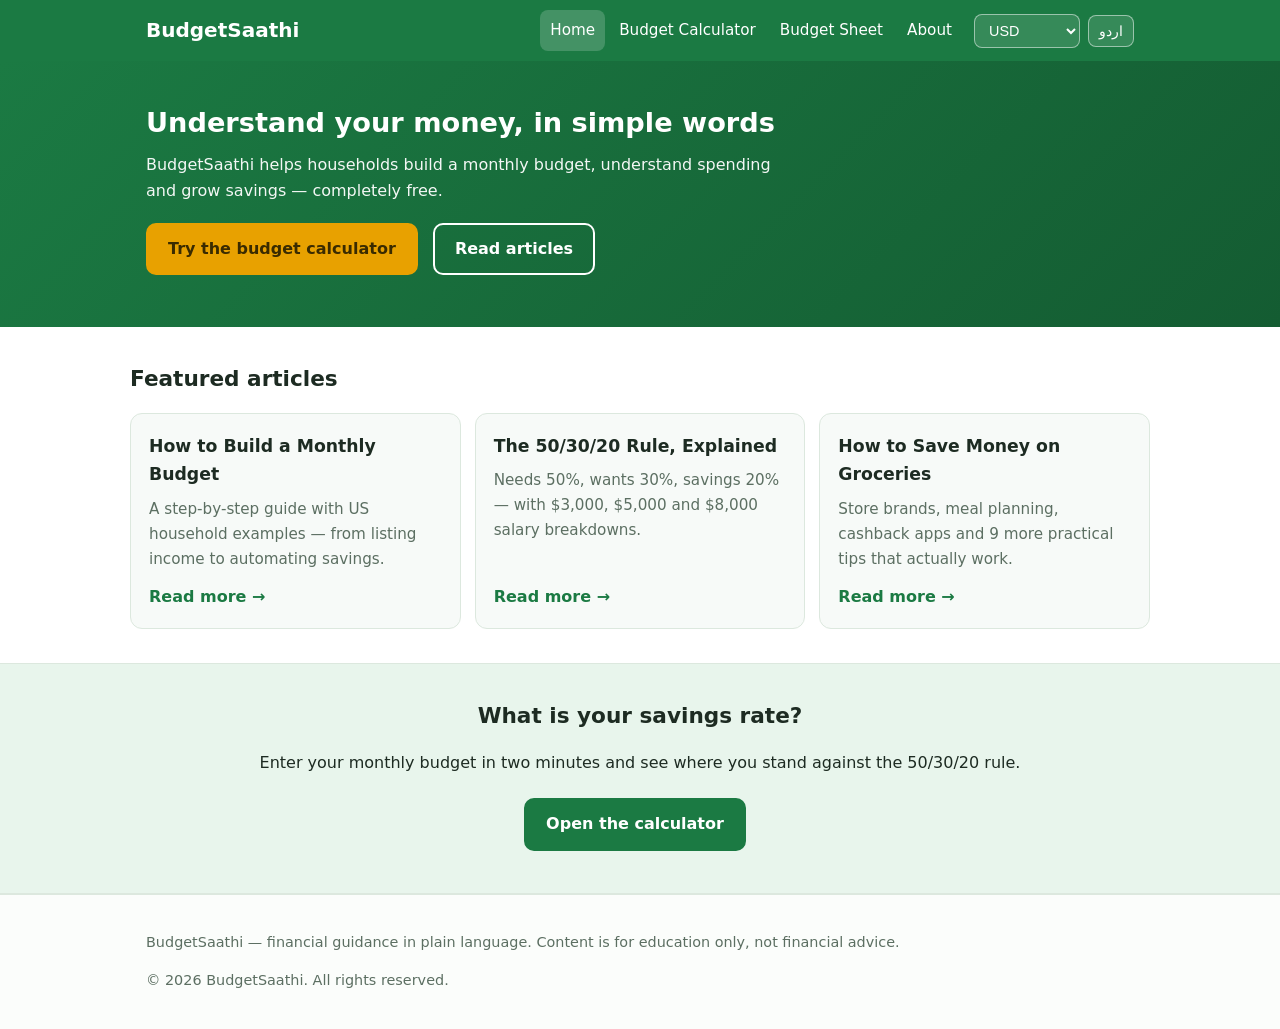
<file: budgetsaathi/index.html>
<!DOCTYPE html>
<html lang="en" dir="ltr">
<head>
<meta charset="UTF-8">
<meta name="viewport" content="width=device-width, initial-scale=1">
<title>BudgetSaathi — Monthly Budget Planner & Money Tips</title>
<meta name="description" content="Free monthly budget planner, 50/30/20 rule calculator and practical money-saving tips for households. Build a budget in minutes.">
<meta property="og:type" content="website">
<meta property="og:title" content="BudgetSaathi — Monthly Budget Planner & Money Tips">
<meta property="og:description" content="Free monthly budget planner, 50/30/20 rule calculator and practical money-saving tips.">
<!-- Google tag (gtag.js) -->
<script async src="https://www.googletagmanager.com/gtag/js?id=G-WYMWQWRE3F"></script>
<script>
  window.dataLayer = window.dataLayer || [];
  function gtag(){dataLayer.push(arguments);}
  gtag('js', new Date());
  gtag('config', 'G-WYMWQWRE3F');
</script>
<link rel="canonical" href="https://codekarigarstudio.github.io/budgetsaathi/">
<meta property="og:url" content="https://codekarigarstudio.github.io/budgetsaathi/">
<meta property="og:image" content="https://codekarigarstudio.github.io/assets/img/og-preview.jpg">
<meta property="og:image:width" content="1200">
<meta property="og:image:height" content="630">
<meta property="og:image:alt" content="BudgetSaathi — Monthly Budget Planner & Money Tips">
<meta name="twitter:card" content="summary_large_image">
<meta name="twitter:image" content="https://codekarigarstudio.github.io/assets/img/og-preview.jpg">
<script type="application/ld+json">
{
  "@context": "https://schema.org",
  "@type": "WebPage",
  "name": "BudgetSaathi — Monthly Budget Planner & Money Tips",
  "url": "https://codekarigarstudio.github.io/budgetsaathi/",
  "description": "Free monthly budget planner, 50/30/20 rule calculator and practical money-saving tips for households. Build a budget in minutes.",
  "isPartOf": {
    "@type": "WebSite",
    "name": "BudgetSaathi",
    "url": "https://codekarigarstudio.github.io/budgetsaathi/"
  }
}
</script>
<link rel="stylesheet" href="css/style.css">
</head>
<body data-page="home">
<!-- ADSENSE: header leaderboard placeholder (970x90 / responsive) — paste ad code here -->
<header class="site-header">
  <div class="wrap header-in">
    <a class="brand" href="index.html" data-i18n="siteName">BudgetSaathi</a>
    <nav class="nav" aria-label="Main">
      <a href="index.html" data-nav="home" data-i18n="nav.home">Home</a>
      <a href="calculator.html" data-nav="calculator" data-i18n="nav.calc">Budget Calculator</a>
      <a href="planner.html" data-nav="planner" data-i18n="nav.planner">Budget Sheet</a>
      <a href="about.html" data-nav="about" data-i18n="nav.about">About</a>
    </nav>
    <div class="controls">
      <select id="currency" aria-label="Currency"></select>
      <button id="langToggle" type="button">اردو</button>
    </div>
    <div id="customCurBox">
      <span data-i18n="cur.customTitle">Custom currency</span>
      <input id="curCodeInput" maxlength="3" data-i18n-ph="cur.code" placeholder="Code (3 letters, e.g. TRY)">
      <input id="curSymbolInput" maxlength="6" data-i18n-ph="cur.symbol" placeholder="Symbol">
      <button id="curSaveBtn" type="button" data-i18n="cur.save">Save</button>
      <span id="curWarn" style="display:none"></span>
    </div>
  </div>
</header>

<main>
  <section class="hero">
    <div class="wrap">
      <h1 data-i18n="hero.title">Understand your money, in simple words</h1>
      <p data-i18n="hero.sub">BudgetSaathi helps households build a monthly budget, understand spending and grow savings — completely free.</p>
      <a class="btn primary" href="calculator.html" data-i18n="hero.cta1">Try the budget calculator</a>
      <a class="btn ghost" href="#articles" data-i18n="hero.cta2">Read articles</a>
    </div>
  </section>

  <section class="section wrap" id="articles">
    <h2 data-i18n="featured.title">Featured articles</h2>
    <div class="cards">
      <article class="card">
        <h3 data-i18n="cards.p1t">How to Build a Monthly Budget</h3>
        <p data-i18n="cards.p1d">A step-by-step guide with US household examples — from listing income to automating savings.</p>
        <a class="more" href="posts/budget-guide.html"><span data-i18n="featured.readMore">Read more</span> →</a>
      </article>
      <article class="card">
        <h3 data-i18n="cards.p2t">The 50/30/20 Rule, Explained</h3>
        <p data-i18n="cards.p2d">Needs 50%, wants 30%, savings 20% — with $3,000, $5,000 and $8,000 salary breakdowns.</p>
        <a class="more" href="posts/50-30-20-rule.html"><span data-i18n="featured.readMore">Read more</span> →</a>
      </article>
      <article class="card">
        <h3 data-i18n="cards.p3t">How to Save Money on Groceries</h3>
        <p data-i18n="cards.p3d">Store brands, meal planning, cashback apps and 9 more practical tips that actually work.</p>
        <a class="more" href="posts/save-on-groceries.html"><span data-i18n="featured.readMore">Read more</span> →</a>
      </article>
    </div>
  </section>

  <section class="section cta-band">
    <div class="wrap">
      <h2 data-i18n="cta.title">What is your savings rate?</h2>
      <p data-i18n="cta.text">Enter your monthly budget in two minutes and see where you stand against the 50/30/20 rule.</p>
      <a class="btn green" href="calculator.html" data-i18n="cta.button">Open the calculator</a>
    </div>
  </section>
</main>

<footer class="site-footer">
  <div class="wrap">
    <p data-i18n="footer.note">BudgetSaathi — financial guidance in plain language. Content is for education only, not financial advice.</p>
    <p data-i18n="footer.rights">© 2026 BudgetSaathi. All rights reserved.</p>
  </div>
</footer>
<!-- ADSENSE: footer ad unit placeholder (responsive) — paste ad code here -->

<script src="js/strings.js"></script>
<script src="js/posts.js"></script>
<script src="js/app.js"></script>
</body>
</html>
</file>
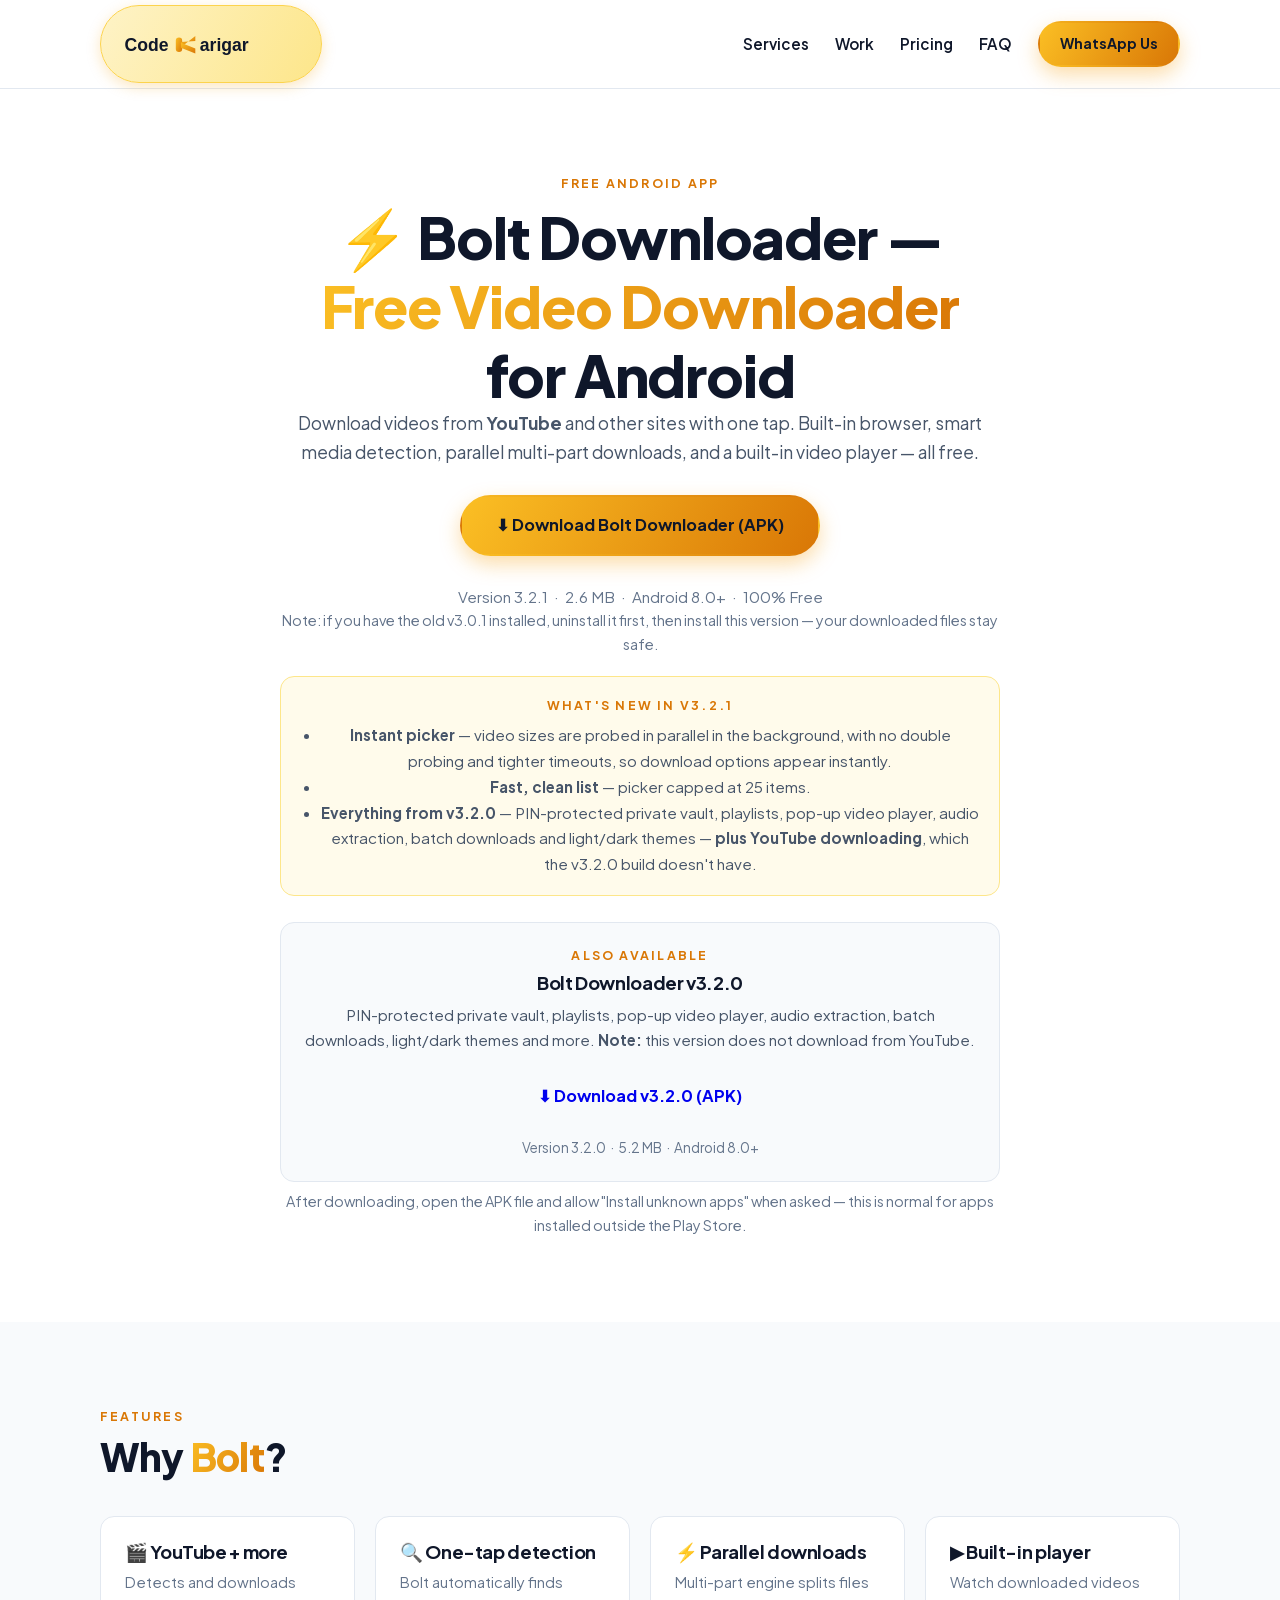
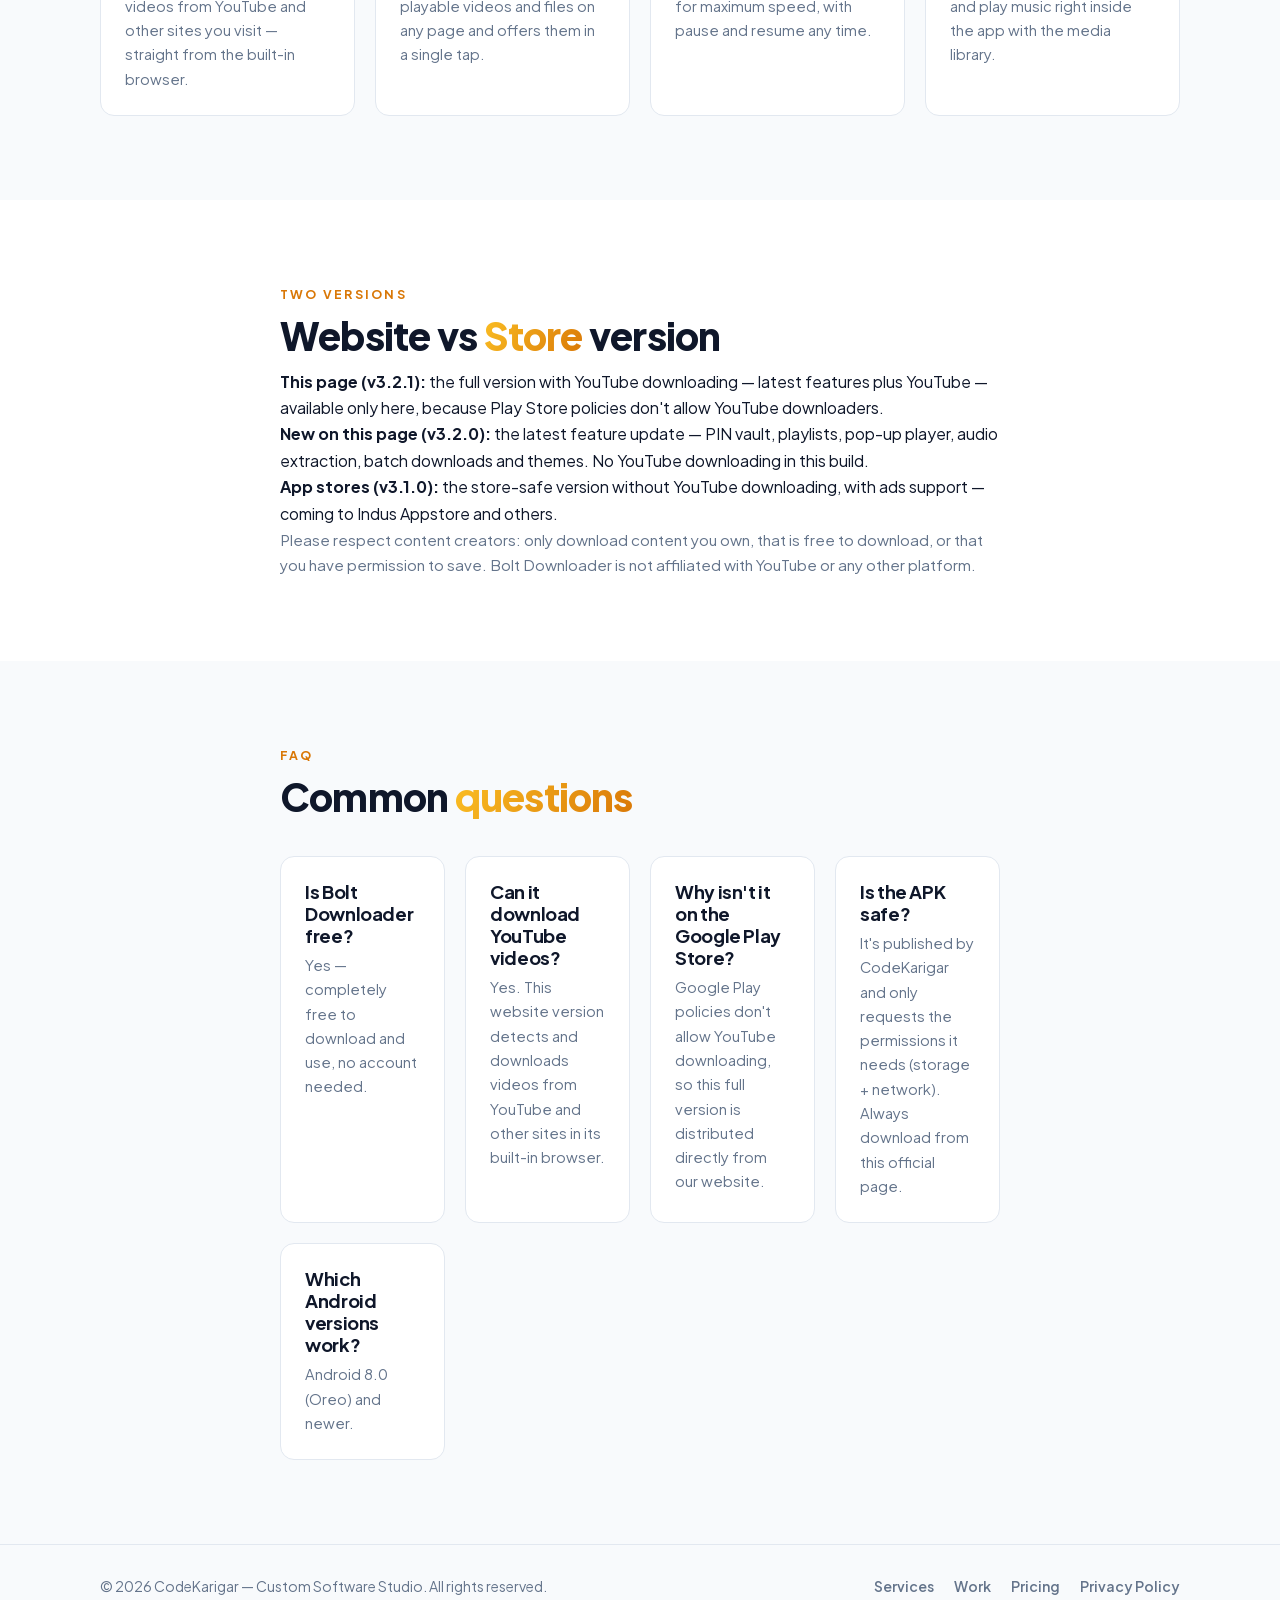
<file: bolt-downloader.html>
<!DOCTYPE html>
<html lang="en">
<head>
<meta charset="UTF-8">
<meta name="viewport" content="width=device-width, initial-scale=1.0">
<title>Bolt Downloader — Free Video Downloader App for Android (YouTube Supported)</title>
<meta name="description" content="Download Bolt Downloader free for Android — fast video downloader with built-in browser, one-tap media detection, parallel downloads and built-in player. Supports YouTube and other sites. APK direct download, v3.2.1.">
<link rel="canonical" href="https://codekarigarstudio.github.io/bolt-downloader.html">
<meta property="og:title" content="Bolt Downloader — Free Video Downloader for Android">
<meta property="og:description" content="Free Android app: download videos (incl. YouTube) with one-tap detection, parallel multi-part downloads and a built-in player. Direct APK download.">
<meta property="og:type" content="website">
<link rel="icon" href="data:image/svg+xml,%3Csvg xmlns='http://www.w3.org/2000/svg' viewBox='0 0 64 64'%3E%3Cdefs%3E%3ClinearGradient id='g' x1='0' y1='0' x2='1' y2='1'%3E%3Cstop offset='0' stop-color='%23FBBF24'/%3E%3Cstop offset='1' stop-color='%23D97706'/%3E%3C/linearGradient%3E%3C/defs%3E%3Crect width='64' height='64' rx='14' fill='url(%23g)'/%3E%3Ctext x='32' y='44' font-family='Verdana' font-size='36' font-weight='800' text-anchor='middle' fill='%230F172A'%3EK%3C/text%3E%3C/svg%3E">
<link rel="preload" href="assets/fonts/plus-jakarta-sans-latin.woff2" as="font" type="font/woff2" crossorigin>
<link rel="stylesheet" href="assets/css/style.css">
<!-- Google tag (gtag.js) -->
<script async src="https://www.googletagmanager.com/gtag/js?id=G-WYMWQWRE3F"></script>
<script>
  window.dataLayer = window.dataLayer || [];
  function gtag(){dataLayer.push(arguments);}
  gtag('js', new Date());
  gtag('config', 'G-WYMWQWRE3F');
</script>
<script type="application/ld+json">
{
  "@context": "https://schema.org",
  "@type": "SoftwareApplication",
  "name": "Bolt Downloader",
  "applicationCategory": "MultimediaApplication",
  "operatingSystem": "Android",
  "offers": { "@type": "Offer", "price": "0", "priceCurrency": "USD" },
  "softwareVersion": "3.2.1",
  "downloadUrl": "https://codekarigarstudio.github.io/downloads/bolt-downloader.apk",
  "author": { "@type": "Organization", "name": "CodeKarigar", "url": "https://codekarigarstudio.github.io/" }
}
</script>
<script type="application/ld+json">
{
  "@context": "https://schema.org",
  "@type": "FAQPage",
  "mainEntity": [
    { "@type": "Question", "name": "Is Bolt Downloader free?", "acceptedAnswer": { "@type": "Answer", "text": "Yes, Bolt Downloader is completely free to download and use." } },
    { "@type": "Question", "name": "Can Bolt Downloader download YouTube videos?", "acceptedAnswer": { "@type": "Answer", "text": "Yes. This website version of Bolt Downloader detects and downloads videos from YouTube and other sites you visit in its built-in browser." } },
    { "@type": "Question", "name": "Why isn't Bolt Downloader on the Google Play Store?", "acceptedAnswer": { "@type": "Answer", "text": "Google Play policies do not allow YouTube downloading, so the YouTube-capable version is distributed directly from our website instead." } },
    { "@type": "Question", "name": "Is the APK safe to install?", "acceptedAnswer": { "@type": "Answer", "text": "The APK is published by CodeKarigar and requests only the permissions it needs (storage for downloads, network access). Always download from this official page." } },
    { "@type": "Question", "name": "Which Android versions are supported?", "acceptedAnswer": { "@type": "Answer", "text": "Bolt Downloader v3.2.1 supports Android 8.0 (Oreo) and newer." } }
  ]
}
</script>
<script async src="https://pagead2.googlesyndication.com/pagead/js/adsbygoogle.js?client=ca-pub-6062741019970912"
     crossorigin="anonymous"></script>
</head>
<body>

<header class="site-header" id="siteHeader">
  <nav class="nav container">
    <a href="index.html" class="brand" aria-label="CodeKarigar home">
      <svg viewBox="0 0 1200 400" class="brand-logo" aria-hidden="true">
        <defs>
          <linearGradient id="navGrad" x1="0" y1="0" x2="1" y2="1">
            <stop offset="0" stop-color="#FBBF24"/>
            <stop offset="1" stop-color="#D97706"/>
          </linearGradient>
        </defs>
        <text x="60" y="245" font-family="Verdana, Arial, sans-serif" font-size="110" font-weight="800" fill="#0F172A">Code</text>
        <rect x="380" y="160" width="40" height="90" rx="20" fill="url(#navGrad)"/>
        <polygon points="412,188 412,220 502,150 502,182" fill="url(#navGrad)"/>
        <polygon points="412,192 412,224 502,260 502,228" fill="url(#navGrad)"/>
        <text x="530" y="245" font-family="Verdana, Arial, sans-serif" font-size="110" font-weight="800" fill="#0F172A">arigar</text>
      </svg>
    </a>
    <button class="nav-toggle" id="navToggle" aria-label="Open menu" aria-expanded="false">
      <span></span><span></span><span></span>
    </button>
    <div class="nav-links" id="navLinks">
      <a href="index.html#services">Services</a>
      <a href="index.html#work">Work</a>
      <a href="index.html#pricing">Pricing</a>
      <a href="index.html#faq">FAQ</a>
      <a href="https://is.gd/msU1k8" target="_blank" rel="noopener" class="btn btn-primary btn-sm">WhatsApp Us</a>
    </div>
  </nav>
</header>

<main>

<section class="section" id="download">
  <div class="container" style="text-align:center; max-width:760px;">
    <p class="kicker">Free Android App</p>
    <h1>⚡ Bolt Downloader — <span class="accent">Free Video Downloader</span> for Android</h1>
    <p style="font-size:1.1rem; color:#475569;">Download videos from <strong>YouTube</strong> and other sites with one tap. Built-in browser, smart media detection, parallel multi-part downloads, and a built-in video player — all free.</p>
    <div style="margin:28px 0;">
      <a href="downloads/bolt-downloader.apk" class="btn btn-primary btn-lg" download>⬇ Download Bolt Downloader (APK)</a>
    </div>
    <p style="color:#64748B; font-size:.95rem;">Version 3.2.1 &nbsp;·&nbsp; 2.6 MB &nbsp;·&nbsp; Android 8.0+ &nbsp;·&nbsp; 100% Free</p>
    <p style="color:#64748B; font-size:.9rem;">Note: if you have the old v3.0.1 installed, uninstall it first, then install this version — your downloaded files stay safe.</p>
    <div style="margin:20px 0 8px; padding:18px 20px; border:1px solid #FDE68A; border-radius:14px; background:#FFFBEB;">
      <p class="kicker" style="margin-bottom:6px;">What's new in v3.2.1</p>
      <ul style="color:#475569; font-size:.95rem; margin:0; padding-left:20px; line-height:1.7;">
        <li><strong>Instant picker</strong> — video sizes are probed in parallel in the background, with no double probing and tighter timeouts, so download options appear instantly.</li>
        <li><strong>Fast, clean list</strong> — picker capped at 25 items.</li>
        <li><strong>Everything from v3.2.0</strong> — PIN-protected private vault, playlists, pop-up video player, audio extraction, batch downloads and light/dark themes — <strong>plus YouTube downloading</strong>, which the v3.2.0 build doesn't have.</li>
      </ul>
    </div>
    <div style="margin:26px 0 8px; padding:22px; border:1px solid #E2E8F0; border-radius:14px; background:#F8FAFC;">
      <p class="kicker" style="margin-bottom:6px;">Also available</p>
      <h3 style="margin:0 0 8px;">Bolt Downloader v3.2.0</h3>
      <p style="color:#475569; font-size:.95rem; margin:0 0 14px;">PIN-protected private vault, playlists, pop-up video player, audio extraction, batch downloads, light/dark themes and more. <strong>Note:</strong> this version does not download from YouTube.</p>
      <a href="downloads/bolt-downloader-v3.2.0.apk" class="btn btn-lg" download>⬇ Download v3.2.0 (APK)</a>
      <p style="color:#64748B; font-size:.85rem; margin:10px 0 0;">Version 3.2.0 &nbsp;·&nbsp; 5.2 MB &nbsp;·&nbsp; Android 8.0+</p>
    </div>
    <p style="color:#64748B; font-size:.9rem;">After downloading, open the APK file and allow "Install unknown apps" when asked — this is normal for apps installed outside the Play Store.</p>
  </div>
</section>

<section class="section section-alt" id="features">
  <div class="container">
    <p class="kicker">Features</p>
    <h2>Why <span class="accent">Bolt</span>?</h2>
    <div class="steps">
      <div class="step"><h3>🎬 YouTube + more</h3><p>Detects and downloads videos from YouTube and other sites you visit — straight from the built-in browser.</p></div>
      <div class="step"><h3>🔍 One-tap detection</h3><p>Bolt automatically finds playable videos and files on any page and offers them in a single tap.</p></div>
      <div class="step"><h3>⚡ Parallel downloads</h3><p>Multi-part engine splits files for maximum speed, with pause and resume any time.</p></div>
      <div class="step"><h3>▶ Built-in player</h3><p>Watch downloaded videos and play music right inside the app with the media library.</p></div>
    </div>
  </div>
</section>

<section class="section" id="versions">
  <div class="container" style="max-width:760px;">
    <p class="kicker">Two versions</p>
    <h2>Website vs <span class="accent">Store</span> version</h2>
    <p><strong>This page (v3.2.1):</strong> the full version with YouTube downloading — latest features plus YouTube — available only here, because Play Store policies don't allow YouTube downloaders.</p>
    <p><strong>New on this page (v3.2.0):</strong> the latest feature update — PIN vault, playlists, pop-up player, audio extraction, batch downloads and themes. No YouTube downloading in this build.</p>
    <p><strong>App stores (v3.1.0):</strong> the store-safe version without YouTube downloading, with ads support — coming to Indus Appstore and others.</p>
    <p style="color:#64748B; font-size:.95rem;">Please respect content creators: only download content you own, that is free to download, or that you have permission to save. Bolt Downloader is not affiliated with YouTube or any other platform.</p>
  </div>
</section>

<section class="section section-alt" id="faq-dl">
  <div class="container" style="max-width:760px;">
    <p class="kicker">FAQ</p>
    <h2>Common <span class="accent">questions</span></h2>
    <div class="steps">
      <div class="step"><h3>Is Bolt Downloader free?</h3><p>Yes — completely free to download and use, no account needed.</p></div>
      <div class="step"><h3>Can it download YouTube videos?</h3><p>Yes. This website version detects and downloads videos from YouTube and other sites in its built-in browser.</p></div>
      <div class="step"><h3>Why isn't it on the Google Play Store?</h3><p>Google Play policies don't allow YouTube downloading, so this full version is distributed directly from our website.</p></div>
      <div class="step"><h3>Is the APK safe?</h3><p>It's published by CodeKarigar and only requests the permissions it needs (storage + network). Always download from this official page.</p></div>
      <div class="step"><h3>Which Android versions work?</h3><p>Android 8.0 (Oreo) and newer.</p></div>
    </div>
  </div>
</section>

</main>

<footer class="footer">
  <div class="container footer-inner">
    <p>© <span id="year">2026</span> CodeKarigar — Custom Software Studio. All rights reserved.</p>
    <div class="footer-links">
      <a href="index.html#services">Services</a><a href="index.html#work">Work</a><a href="index.html#pricing">Pricing</a><a href="privacy.html">Privacy Policy</a>
    </div>
  </div>
</footer>

<script src="assets/js/main.js"></script>
</body>
</html>
</file>
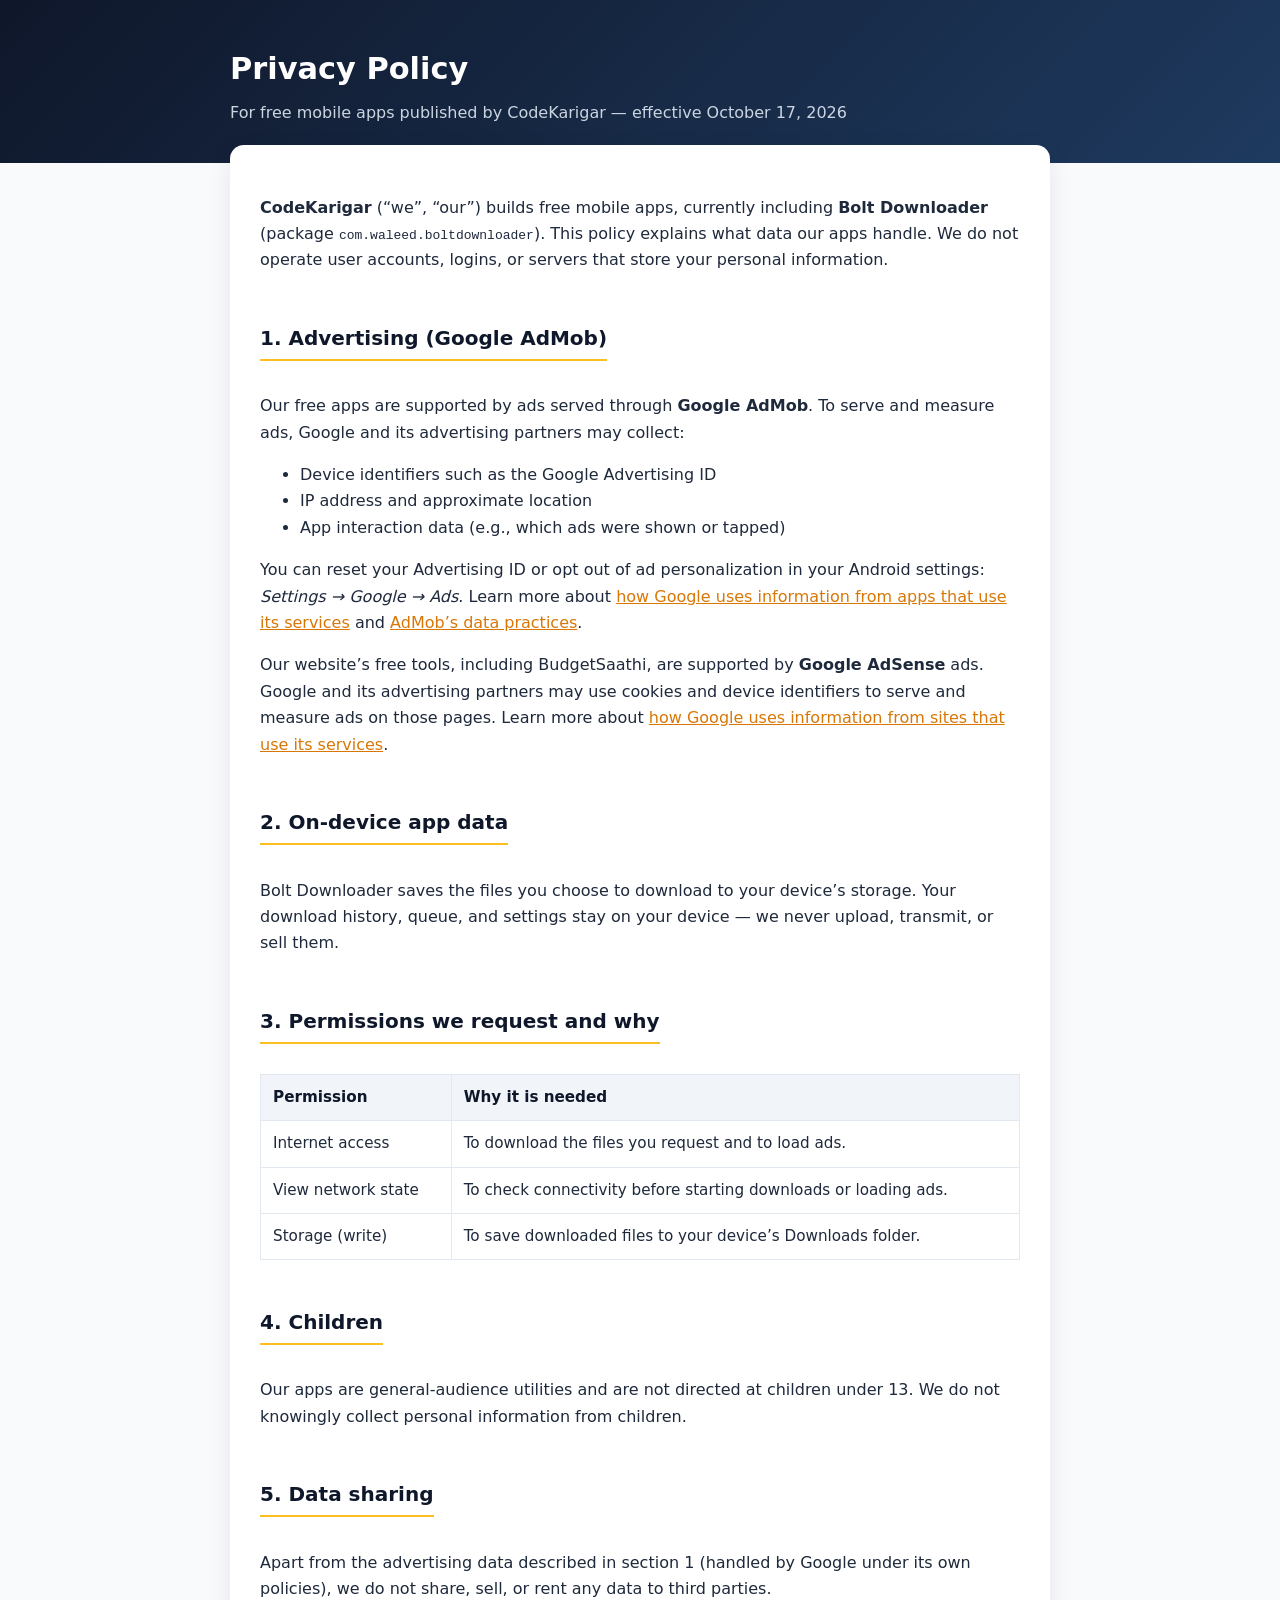
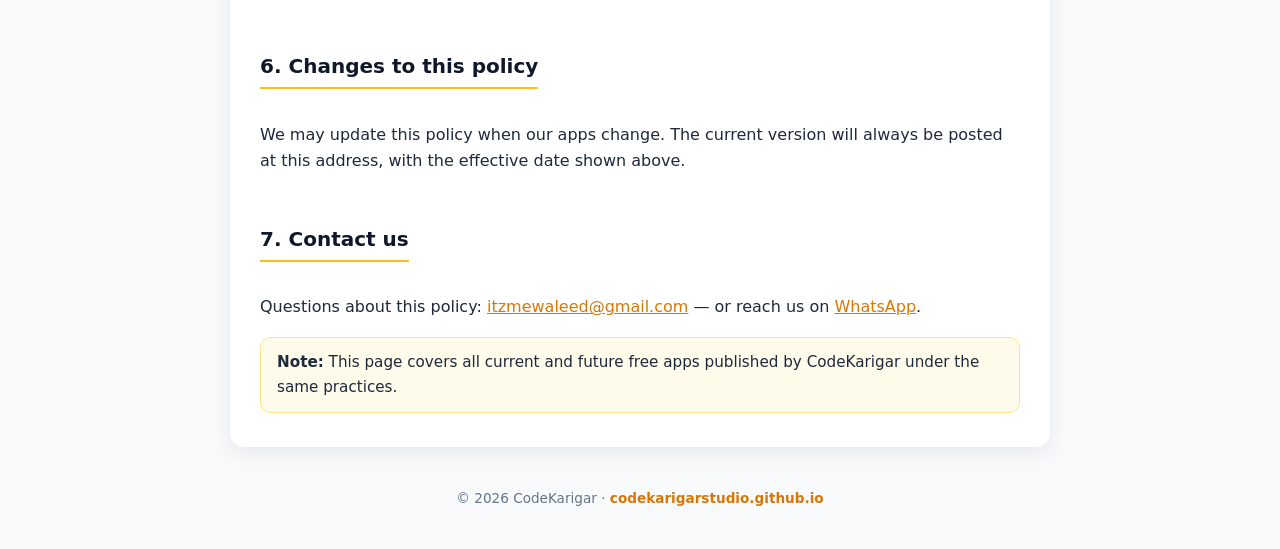
<file: privacy.html>
<!DOCTYPE html>
<html lang="en">
<head>
<meta charset="UTF-8">
<meta name="viewport" content="width=device-width, initial-scale=1.0">
<title>Privacy Policy — CodeKarigar Apps</title>
<meta name="description" content="Privacy Policy for free mobile apps published by CodeKarigar, including Bolt Downloader.">
<link rel="canonical" href="https://codekarigarstudio.github.io/privacy.html">
<meta property="og:title" content="Privacy Policy — CodeKarigar Apps">
<meta property="og:description" content="Privacy Policy for free mobile apps published by CodeKarigar, including Bolt Downloader.">
<meta property="og:type" content="website">
<meta property="og:url" content="https://codekarigarstudio.github.io/privacy.html">
<meta property="og:image" content="https://codekarigarstudio.github.io/assets/img/og-preview.jpg">
<meta property="og:image:width" content="1200">
<meta property="og:image:height" content="630">
<meta property="og:image:alt" content="CodeKarigar — Custom Software Studio">
<meta name="twitter:card" content="summary_large_image">
<meta name="twitter:image" content="https://codekarigarstudio.github.io/assets/img/og-preview.jpg">
<style>
  :root { --navy:#0F172A; --amber:#FBBF24; --amber-dark:#D97706; --ink:#1E293B; --muted:#64748B; --bg:#F8FAFC; }
  * { box-sizing:border-box; }
  body { margin:0; font-family:system-ui,-apple-system,"Segoe UI",Roboto,Arial,sans-serif; color:var(--ink); background:var(--bg); line-height:1.65; }
  header { background:linear-gradient(135deg,var(--navy),#1E3A5F); color:#fff; padding:44px 20px 36px; }
  header .wrap, main.wrap { max-width:820px; margin:0 auto; }
  header h1 { margin:0 0 6px; font-size:1.9rem; }
  header p { margin:0; color:#CBD5E1; }
  main.wrap { background:#fff; margin:-18px auto 40px; padding:34px 30px; border-radius:14px; box-shadow:0 6px 24px rgba(15,23,42,.08); }
  h2 { color:var(--navy); margin-top:2rem; font-size:1.25rem; border-bottom:2px solid var(--amber); display:inline-block; padding-bottom:4px; }
  table { width:100%; border-collapse:collapse; margin:14px 0; font-size:.95rem; }
  th, td { text-align:left; padding:10px 12px; border:1px solid #E2E8F0; vertical-align:top; }
  th { background:#F1F5F9; color:var(--navy); }
  a { color:var(--amber-dark); }
  .note { background:#FFFBEB; border:1px solid #FDE68A; border-radius:10px; padding:12px 16px; font-size:.95rem; }
  footer { text-align:center; color:var(--muted); font-size:.85rem; padding:0 20px 40px; }
  footer a { color:var(--amber-dark); text-decoration:none; font-weight:600; }
</style>
<script async src="https://pagead2.googlesyndication.com/pagead/js/adsbygoogle.js?client=ca-pub-6062741019970912"
     crossorigin="anonymous"></script>
<!-- Google tag (gtag.js) -->
<script async src="https://www.googletagmanager.com/gtag/js?id=G-WYMWQWRE3F"></script>
<script>
  window.dataLayer = window.dataLayer || [];
  function gtag(){dataLayer.push(arguments);}
  gtag('js', new Date());
  gtag('config', 'G-WYMWQWRE3F');
</script>
<script type="application/ld+json">
{
  "@context": "https://schema.org",
  "@graph": [
    {
      "@type": "Organization",
      "name": "CodeKarigar",
      "url": "https://codekarigarstudio.github.io/",
      "logo": "https://codekarigarstudio.github.io/assets/img/logo-lockup.png",
      "description": "CodeKarigar builds custom mobile apps, web apps and POS software — and designs logos, posters and social-media graphics in English & Urdu.",
      "areaServed": "Worldwide",
      "sameAs": [
        "https://codekarigarstudio.blogspot.com/"
      ]
    },
    {
      "@type": "WebSite",
      "name": "CodeKarigar",
      "url": "https://codekarigarstudio.github.io/"
    }
  ]
}
</script>
</head>
<body>
<header>
  <div class="wrap">
    <h1>Privacy Policy</h1>
    <p>For free mobile apps published by CodeKarigar &mdash; effective October 17, 2026</p>
  </div>
</header>
<main class="wrap">

<p><strong>CodeKarigar</strong> (&ldquo;we&rdquo;, &ldquo;our&rdquo;) builds free mobile apps, currently including <strong>Bolt Downloader</strong> (package <code>com.waleed.boltdownloader</code>). This policy explains what data our apps handle. We do not operate user accounts, logins, or servers that store your personal information.</p>

<h2>1. Advertising (Google AdMob)</h2>
<p>Our free apps are supported by ads served through <strong>Google AdMob</strong>. To serve and measure ads, Google and its advertising partners may collect:</p>
<ul>
  <li>Device identifiers such as the Google Advertising ID</li>
  <li>IP address and approximate location</li>
  <li>App interaction data (e.g., which ads were shown or tapped)</li>
</ul>
<p>You can reset your Advertising ID or opt out of ad personalization in your Android settings: <em>Settings &rarr; Google &rarr; Ads</em>. Learn more about <a href="https://policies.google.com/technologies/partner-sites" rel="noopener">how Google uses information from apps that use its services</a> and <a href="https://support.google.com/admob/answer/6128543" rel="noopener">AdMob&rsquo;s data practices</a>.</p>
<p>Our website&rsquo;s free tools, including BudgetSaathi, are supported by <strong>Google AdSense</strong> ads. Google and its advertising partners may use cookies and device identifiers to serve and measure ads on those pages. Learn more about <a href="https://policies.google.com/technologies/partner-sites" rel="noopener">how Google uses information from sites that use its services</a>.</p>

<h2>2. On-device app data</h2>
<p>Bolt Downloader saves the files you choose to download to your device&rsquo;s storage. Your download history, queue, and settings stay on your device &mdash; we never upload, transmit, or sell them.</p>

<h2>3. Permissions we request and why</h2>
<table>
  <tr><th>Permission</th><th>Why it is needed</th></tr>
  <tr><td>Internet access</td><td>To download the files you request and to load ads.</td></tr>
  <tr><td>View network state</td><td>To check connectivity before starting downloads or loading ads.</td></tr>
  <tr><td>Storage (write)</td><td>To save downloaded files to your device&rsquo;s Downloads folder.</td></tr>
</table>

<h2>4. Children</h2>
<p>Our apps are general-audience utilities and are not directed at children under 13. We do not knowingly collect personal information from children.</p>

<h2>5. Data sharing</h2>
<p>Apart from the advertising data described in section 1 (handled by Google under its own policies), we do not share, sell, or rent any data to third parties.</p>

<h2>6. Changes to this policy</h2>
<p>We may update this policy when our apps change. The current version will always be posted at this address, with the effective date shown above.</p>

<h2>7. Contact us</h2>
<p>Questions about this policy: <a href="mailto:itzmewaleed@gmail.com">itzmewaleed@gmail.com</a> &mdash; or reach us on <a href="https://is.gd/msU1k8">WhatsApp</a>.</p>

<div class="note"><strong>Note:</strong> This page covers all current and future free apps published by CodeKarigar under the same practices.</div>

</main>
<footer>
  &copy; 2026 CodeKarigar &middot; <a href="https://codekarigarstudio.github.io/">codekarigarstudio.github.io</a>
</footer>
</body>
</html>
</file>
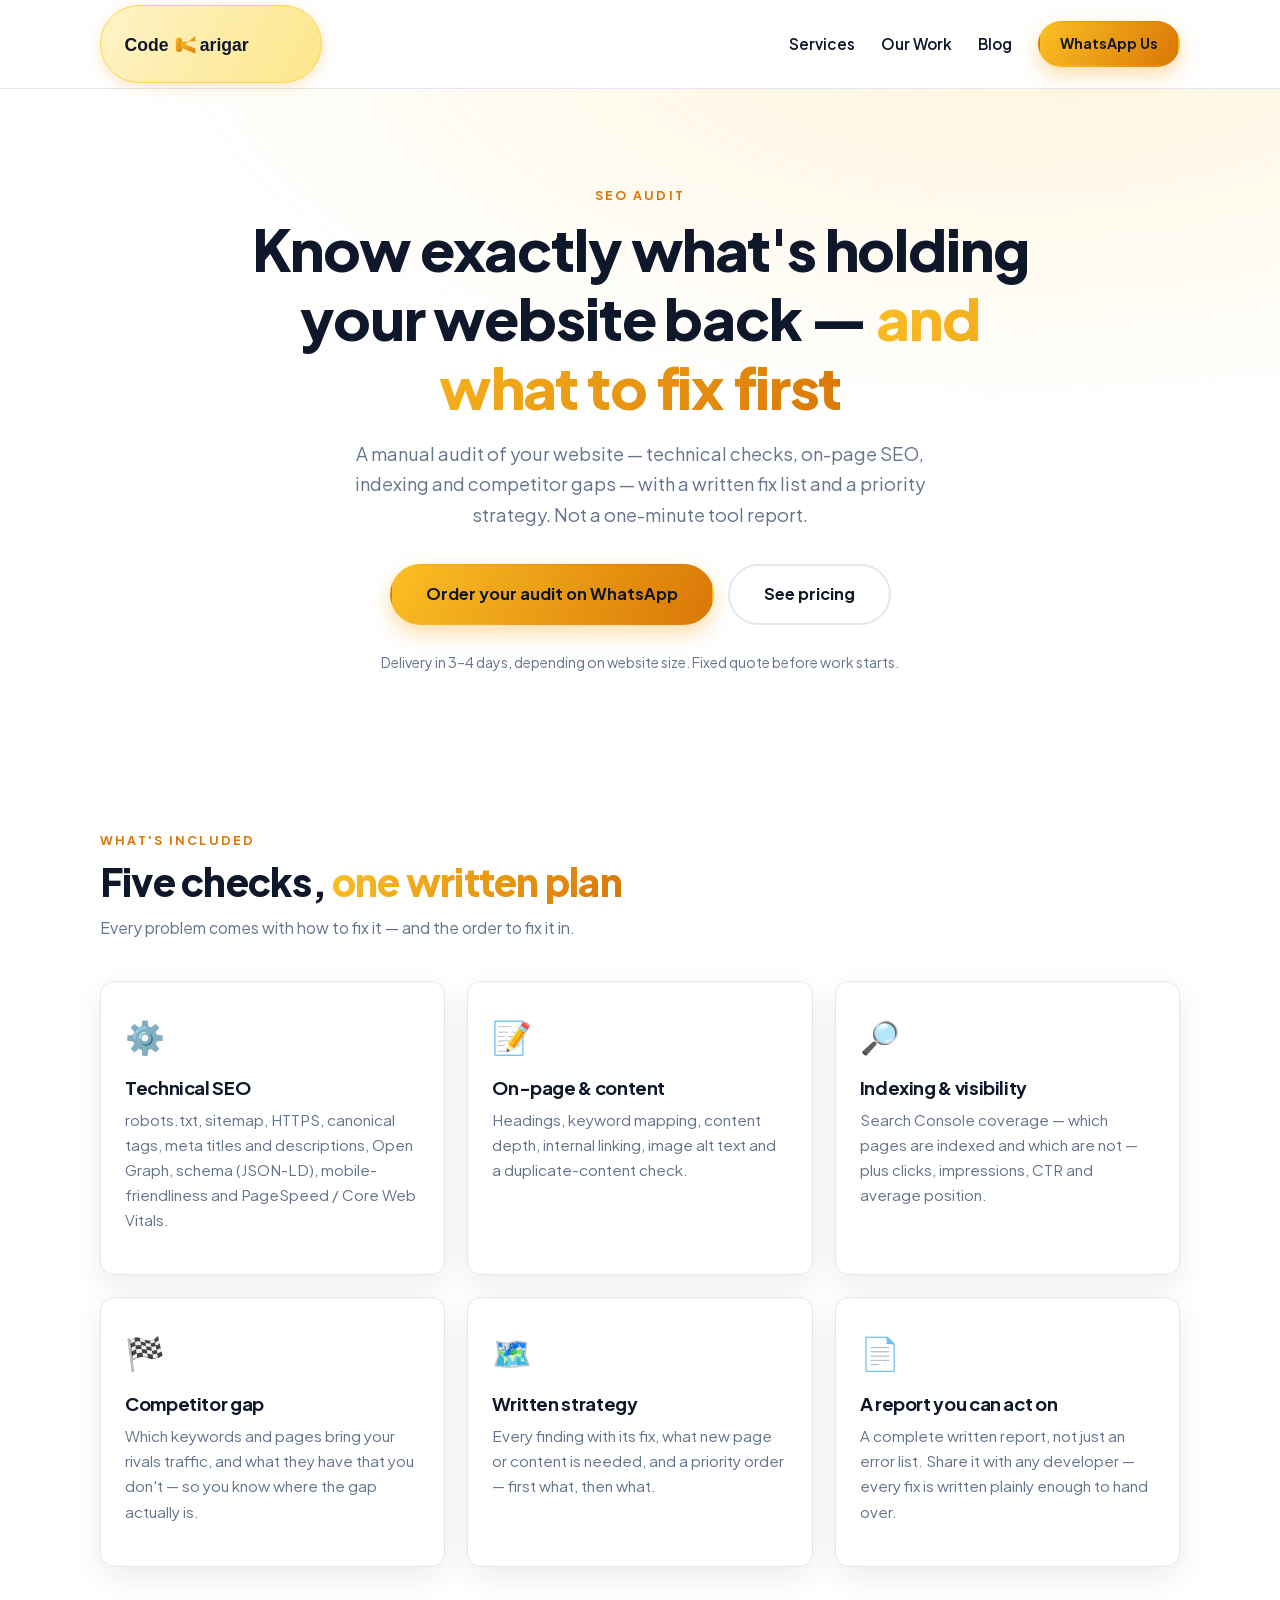
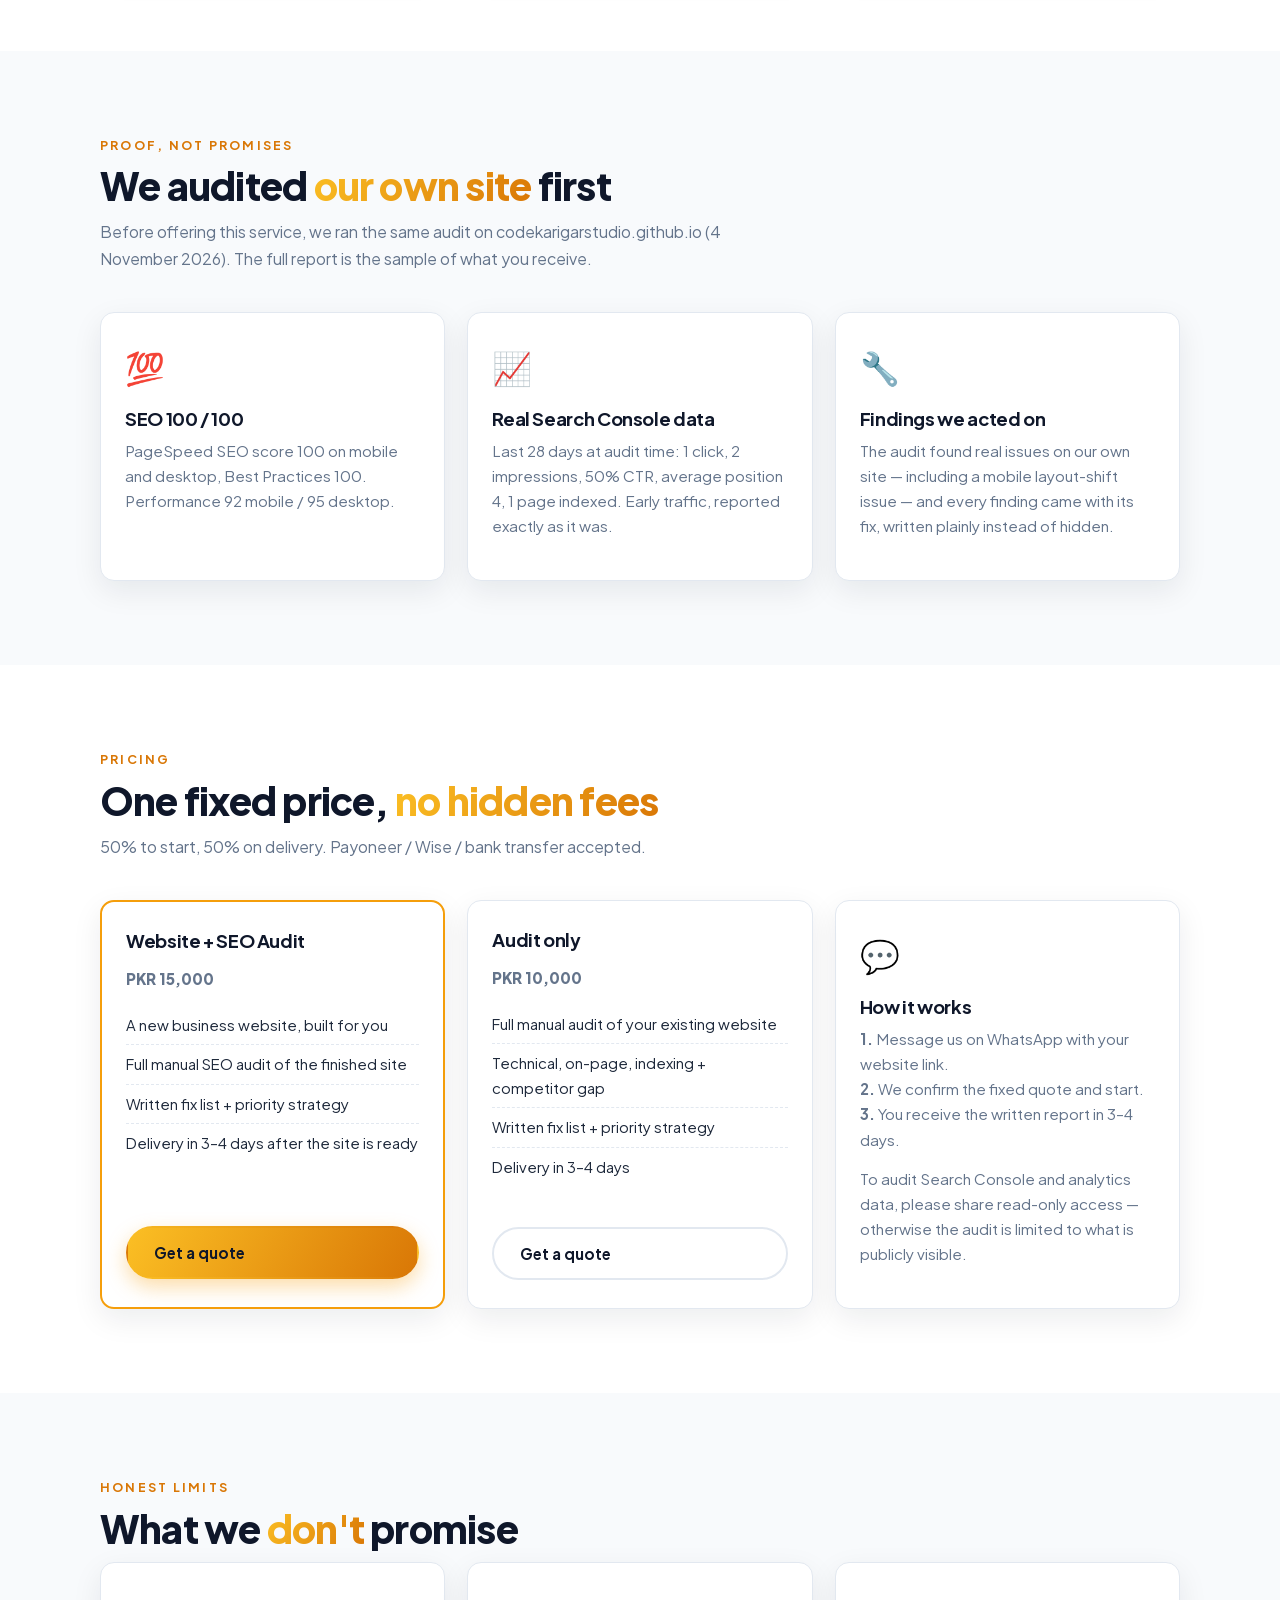
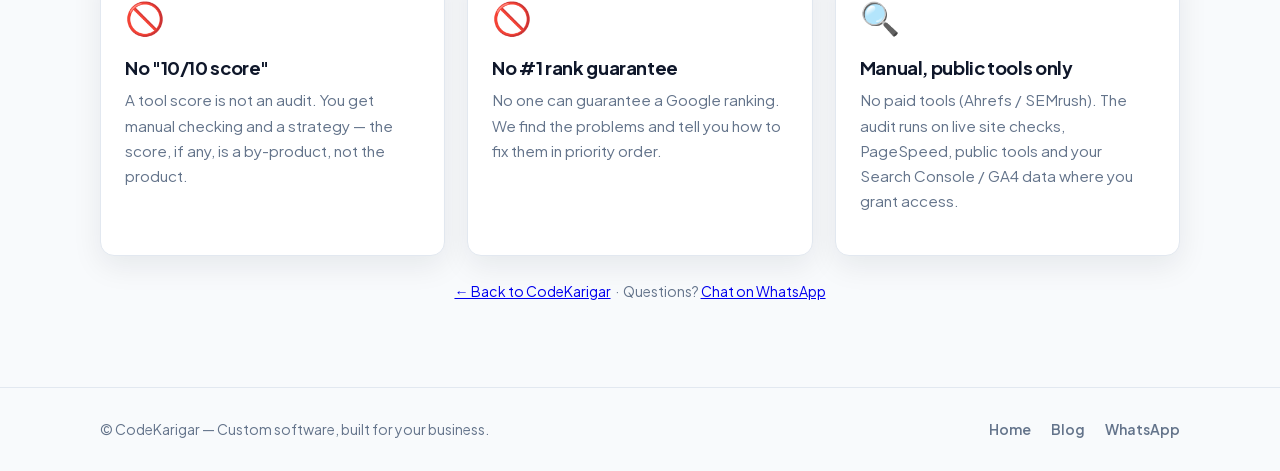
<file: seo-audit.html>
<!DOCTYPE html>
<html lang="en">
<head>
<meta charset="UTF-8">
<meta name="viewport" content="width=device-width, initial-scale=1.0">
<title>SEO Audit — CodeKarigar</title>
<meta name="description" content="A manual SEO audit of your website — technical checks, on-page SEO, indexing and competitor gaps — with a written fix list and a priority strategy. Website + SEO Audit PKR 15,000, audit only PKR 10,000. Delivery in 3–4 days.">
<link rel="canonical" href="https://codekarigarstudio.github.io/seo-audit.html">
<meta property="og:title" content="SEO Audit — CodeKarigar">
<meta property="og:description" content="A manual SEO audit of your website — technical checks, on-page SEO, indexing and competitor gaps — with a written fix list and a priority strategy. Website + SEO Audit PKR 15,000, audit only PKR 10,000. Delivery in 3–4 days.">
<meta property="og:type" content="website">
<meta property="og:url" content="https://codekarigarstudio.github.io/seo-audit.html">
<meta property="og:image" content="https://codekarigarstudio.github.io/assets/img/og-preview.jpg">
<meta property="og:image:width" content="1200">
<meta property="og:image:height" content="630">
<meta property="og:image:alt" content="CodeKarigar — Custom Software Studio">
<meta name="twitter:card" content="summary_large_image">
<meta name="twitter:image" content="https://codekarigarstudio.github.io/assets/img/og-preview.jpg">
<link rel="icon" href="data:image/svg+xml,%3Csvg xmlns='http://www.w3.org/2000/svg' viewBox='0 0 64 64'%3E%3Cdefs%3E%3ClinearGradient id='g' x1='0' y1='0' x2='1' y2='1'%3E%3Cstop offset='0' stop-color='%23FBBF24'/%3E%3Cstop offset='1' stop-color='%23D97706'/%3E%3C/linearGradient%3E%3C/defs%3E%3Crect width='64' height='64' rx='14' fill='url(%23g)'/%3E%3Ctext x='32' y='44' font-family='Verdana' font-size='36' font-weight='800' text-anchor='middle' fill='%230F172A'%3EK%3C/text%3E%3C/svg%3E">
<link rel="preload" href="assets/fonts/plus-jakarta-sans-latin.woff2" as="font" type="font/woff2" crossorigin>
<link rel="stylesheet" href="assets/css/style.css">
<script async src="https://pagead2.googlesyndication.com/pagead/js/adsbygoogle.js?client=ca-pub-6062741019970912"
     crossorigin="anonymous"></script>
<!-- Google tag (gtag.js) -->
<script async src="https://www.googletagmanager.com/gtag/js?id=G-WYMWQWRE3F"></script>
<script>
  window.dataLayer = window.dataLayer || [];
  function gtag(){dataLayer.push(arguments);}
  gtag('js', new Date());
  gtag('config', 'G-WYMWQWRE3F');
</script>
<script type="application/ld+json">
{
  "@context": "https://schema.org",
  "@type": "WebPage",
  "name": "SEO Audit — CodeKarigar",
  "url": "https://codekarigarstudio.github.io/seo-audit.html",
  "description": "A manual SEO audit of your website — technical checks, on-page SEO, indexing and competitor gaps — with a written fix list and a priority strategy. Website + SEO Audit PKR 15,000, audit only PKR 10,000. Delivery in 3–4 days.",
  "isPartOf": {
    "@type": "WebSite",
    "name": "CodeKarigar",
    "url": "https://codekarigarstudio.github.io/"
  }
}
</script>
</head>
<body>

<header class="site-header">
  <nav class="nav container">
    <a href="https://codekarigarstudio.github.io/" class="brand" aria-label="CodeKarigar home">
      <svg viewBox="0 0 1200 400" class="brand-logo" aria-hidden="true">
        <defs>
          <linearGradient id="navGrad" x1="0" y1="0" x2="1" y2="1">
            <stop offset="0" stop-color="#FBBF24"/>
            <stop offset="1" stop-color="#D97706"/>
          </linearGradient>
        </defs>
        <text x="60" y="245" font-family="Verdana, Arial, sans-serif" font-size="110" font-weight="800" fill="#0F172A">Code</text>
        <rect x="380" y="160" width="40" height="90" rx="20" fill="url(#navGrad)"/>
        <polygon points="412,188 412,220 502,150 502,182" fill="url(#navGrad)"/>
        <polygon points="412,192 412,224 502,260 502,228" fill="url(#navGrad)"/>
        <text x="530" y="245" font-family="Verdana, Arial, sans-serif" font-size="110" font-weight="800" fill="#0F172A">arigar</text>
      </svg>
    </a>
    <div class="nav-links">
      <a href="https://codekarigarstudio.github.io/#services">Services</a>
      <a href="https://codekarigarstudio.github.io/#work">Our Work</a>
      <a href="https://codekarigarstudio.blogspot.com/" target="_blank" rel="noopener">Blog</a>
      <a href="https://is.gd/msU1k8" target="_blank" rel="noopener" class="btn btn-primary btn-sm">WhatsApp Us</a>
    </div>
  </nav>
</header>

<section class="hero">
  <div class="container hero-inner">
    <p class="kicker">SEO Audit</p>
    <h1>Know exactly what's holding your website back — <span class="accent">and what to fix first</span></h1>
    <p class="lead">A manual audit of your website — technical checks, on-page SEO, indexing and competitor gaps — with a written fix list and a priority strategy. Not a one-minute tool report.</p>
    <div class="hero-cta">
      <a href="https://is.gd/msU1k8" target="_blank" rel="noopener" class="btn btn-primary btn-lg">Order your audit on WhatsApp</a>
      <a href="#pricing" class="btn btn-ghost btn-lg">See pricing</a>
    </div>
    <p class="fine">Delivery in 3–4 days, depending on website size. Fixed quote before work starts.</p>
  </div>
</section>

<!-- WHAT'S INCLUDED -->
<section class="section" id="included">
  <div class="container">
    <p class="kicker">What's included</p>
    <h2>Five checks, <span class="accent">one written plan</span></h2>
    <p class="section-sub">Every problem comes with how to fix it — and the order to fix it in.</p>
    <div class="grid-3">
      <article class="card">
        <div class="icon">⚙️</div>
        <h3>Technical SEO</h3>
        <p>robots.txt, sitemap, HTTPS, canonical tags, meta titles and descriptions, Open Graph, schema (JSON-LD), mobile-friendliness and PageSpeed / Core Web Vitals.</p>
      </article>
      <article class="card">
        <div class="icon">📝</div>
        <h3>On-page &amp; content</h3>
        <p>Headings, keyword mapping, content depth, internal linking, image alt text and a duplicate-content check.</p>
      </article>
      <article class="card">
        <div class="icon">🔎</div>
        <h3>Indexing &amp; visibility</h3>
        <p>Search Console coverage — which pages are indexed and which are not — plus clicks, impressions, CTR and average position.</p>
      </article>
      <article class="card">
        <div class="icon">🏁</div>
        <h3>Competitor gap</h3>
        <p>Which keywords and pages bring your rivals traffic, and what they have that you don't — so you know where the gap actually is.</p>
      </article>
      <article class="card">
        <div class="icon">🗺️</div>
        <h3>Written strategy</h3>
        <p>Every finding with its fix, what new page or content is needed, and a priority order — first what, then what.</p>
      </article>
      <article class="card">
        <div class="icon">📄</div>
        <h3>A report you can act on</h3>
        <p>A complete written report, not just an error list. Share it with any developer — every fix is written plainly enough to hand over.</p>
      </article>
    </div>
  </div>
</section>

<!-- PROOF -->
<section class="section section-alt" id="proof">
  <div class="container">
    <p class="kicker">Proof, not promises</p>
    <h2>We audited <span class="accent">our own site</span> first</h2>
    <p class="section-sub">Before offering this service, we ran the same audit on codekarigarstudio.github.io (4 November 2026). The full report is the sample of what you receive.</p>
    <div class="grid-3">
      <article class="card">
        <div class="icon">💯</div>
        <h3>SEO 100 / 100</h3>
        <p>PageSpeed SEO score 100 on mobile and desktop, Best Practices 100. Performance 92 mobile / 95 desktop.</p>
      </article>
      <article class="card">
        <div class="icon">📈</div>
        <h3>Real Search Console data</h3>
        <p>Last 28 days at audit time: 1 click, 2 impressions, 50% CTR, average position 4, 1 page indexed. Early traffic, reported exactly as it was.</p>
      </article>
      <article class="card">
        <div class="icon">🔧</div>
        <h3>Findings we acted on</h3>
        <p>The audit found real issues on our own site — including a mobile layout-shift issue — and every finding came with its fix, written plainly instead of hidden.</p>
      </article>
    </div>
  </div>
</section>

<!-- PRICING -->
<section class="section" id="pricing">
  <div class="container">
    <p class="kicker">Pricing</p>
    <h2>One fixed price, <span class="accent">no hidden fees</span></h2>
    <p class="section-sub">50% to start, 50% on delivery. Payoneer / Wise / bank transfer accepted.</p>
    <div class="grid-3">
      <article class="card price-card featured">
        <h3>Website + SEO Audit</h3>
        <p class="price">PKR 15,000</p>
        <ul>
          <li>A new business website, built for you</li>
          <li>Full manual SEO audit of the finished site</li>
          <li>Written fix list + priority strategy</li>
          <li>Delivery in 3–4 days after the site is ready</li>
        </ul>
        <a href="https://is.gd/msU1k8" target="_blank" rel="noopener" class="btn btn-primary">Get a quote</a>
      </article>
      <article class="card price-card">
        <h3>Audit only</h3>
        <p class="price">PKR 10,000</p>
        <ul>
          <li>Full manual audit of your existing website</li>
          <li>Technical, on-page, indexing + competitor gap</li>
          <li>Written fix list + priority strategy</li>
          <li>Delivery in 3–4 days</li>
        </ul>
        <a href="https://is.gd/msU1k8" target="_blank" rel="noopener" class="btn btn-ghost">Get a quote</a>
      </article>
      <article class="card">
        <div class="icon">💬</div>
        <h3>How it works</h3>
        <p><strong>1.</strong> Message us on WhatsApp with your website link.<br>
        <strong>2.</strong> We confirm the fixed quote and start.<br>
        <strong>3.</strong> You receive the written report in 3–4 days.</p>
        <p>To audit Search Console and analytics data, please share read-only access — otherwise the audit is limited to what is publicly visible.</p>
      </article>
    </div>
  </div>
</section>

<!-- HONEST LIMITS -->
<section class="section section-alt" id="limits">
  <div class="container">
    <p class="kicker">Honest limits</p>
    <h2>What we <span class="accent">don't</span> promise</h2>
    <div class="grid-3">
      <article class="card">
        <div class="icon">🚫</div>
        <h3>No "10/10 score"</h3>
        <p>A tool score is not an audit. You get manual checking and a strategy — the score, if any, is a by-product, not the product.</p>
      </article>
      <article class="card">
        <div class="icon">🚫</div>
        <h3>No #1 rank guarantee</h3>
        <p>No one can guarantee a Google ranking. We find the problems and tell you how to fix them in priority order.</p>
      </article>
      <article class="card">
        <div class="icon">🔍</div>
        <h3>Manual, public tools only</h3>
        <p>No paid tools (Ahrefs / SEMrush). The audit runs on live site checks, PageSpeed, public tools and your Search Console / GA4 data where you grant access.</p>
      </article>
    </div>
    <p class="fine" style="margin-top:24px"><a href="https://codekarigarstudio.github.io/">← Back to CodeKarigar</a> &nbsp;·&nbsp; Questions? <a href="https://is.gd/msU1k8" target="_blank" rel="noopener">Chat on WhatsApp</a></p>
  </div>
</section>

<footer class="footer">
  <div class="container footer-inner">
    <p>© CodeKarigar — Custom software, built for your business.</p>
    <div class="footer-links">
      <a href="https://codekarigarstudio.github.io/">Home</a>
      <a href="https://codekarigarstudio.blogspot.com/" target="_blank" rel="noopener">Blog</a>
      <a href="https://is.gd/msU1k8" target="_blank" rel="noopener">WhatsApp</a>
    </div>
  </div>
</footer>

</body>
</html>
</file>
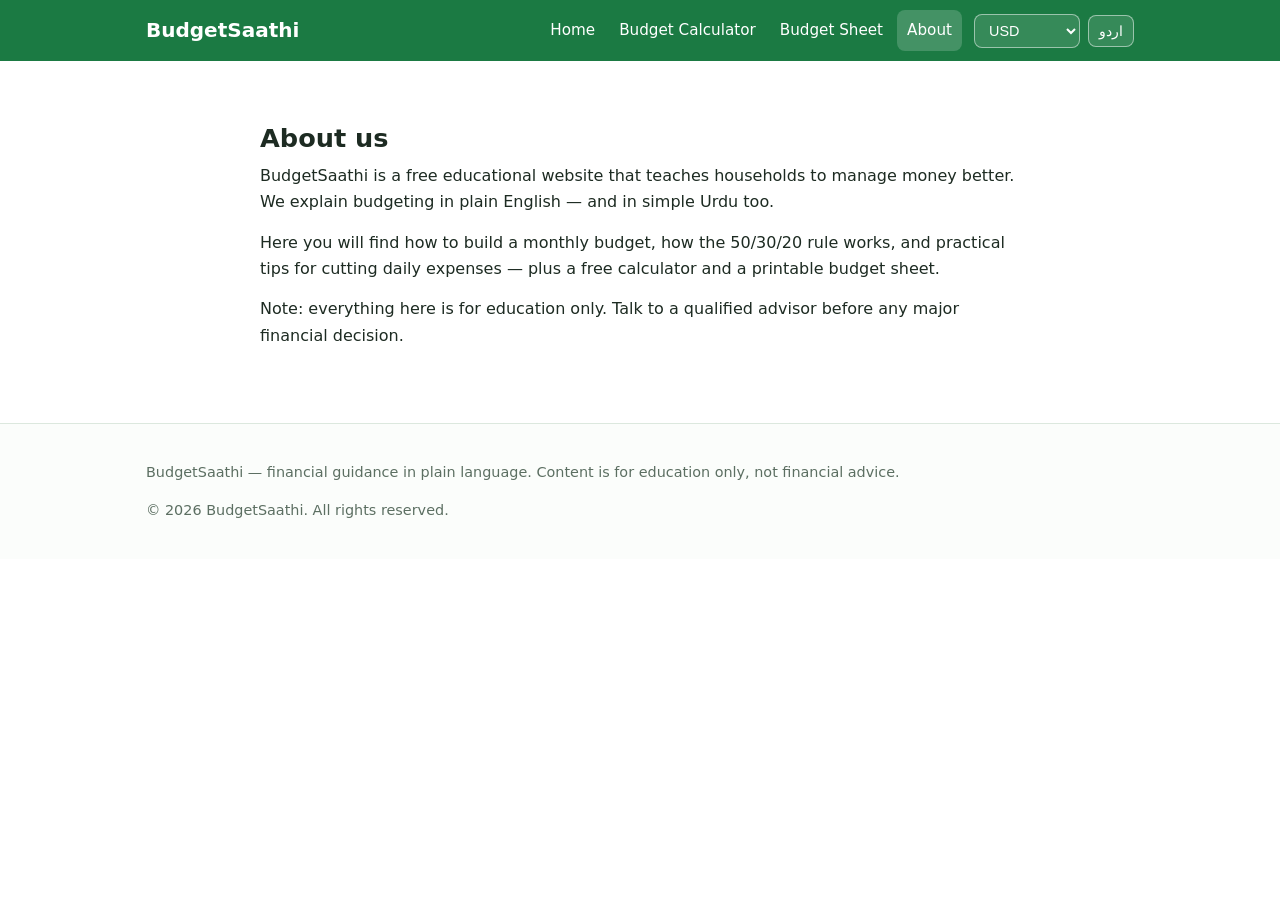
<file: budgetsaathi/about.html>
<!DOCTYPE html>
<html lang="en" dir="ltr">
<head>
<meta charset="UTF-8">
<meta name="viewport" content="width=device-width, initial-scale=1">
<title>About BudgetSaathi</title>
<meta name="description" content="BudgetSaathi is a free educational site teaching households to budget, save and spend wisely — in plain English and Urdu.">
<meta property="og:type" content="website">
<meta property="og:title" content="About BudgetSaathi">
<meta property="og:description" content="Free financial education for households — budgeting, saving and smart spending.">
<!-- Google tag (gtag.js) -->
<script async src="https://www.googletagmanager.com/gtag/js?id=G-WYMWQWRE3F"></script>
<script>
  window.dataLayer = window.dataLayer || [];
  function gtag(){dataLayer.push(arguments);}
  gtag('js', new Date());
  gtag('config', 'G-WYMWQWRE3F');
</script>
<link rel="canonical" href="https://codekarigarstudio.github.io/budgetsaathi/about.html">
<meta property="og:url" content="https://codekarigarstudio.github.io/budgetsaathi/about.html">
<meta property="og:image" content="https://codekarigarstudio.github.io/assets/img/og-preview.jpg">
<meta property="og:image:width" content="1200">
<meta property="og:image:height" content="630">
<meta property="og:image:alt" content="BudgetSaathi — Monthly Budget Planner & Money Tips">
<meta name="twitter:card" content="summary_large_image">
<meta name="twitter:image" content="https://codekarigarstudio.github.io/assets/img/og-preview.jpg">
<script type="application/ld+json">
{
  "@context": "https://schema.org",
  "@type": "WebPage",
  "name": "About BudgetSaathi",
  "url": "https://codekarigarstudio.github.io/budgetsaathi/about.html",
  "description": "BudgetSaathi is a free educational site teaching households to budget, save and spend wisely — in plain English and Urdu.",
  "isPartOf": {
    "@type": "WebSite",
    "name": "BudgetSaathi",
    "url": "https://codekarigarstudio.github.io/budgetsaathi/"
  }
}
</script>
<link rel="stylesheet" href="css/style.css">
</head>
<body data-page="about">
<!-- ADSENSE: header leaderboard placeholder (970x90 / responsive) — paste ad code here -->
<header class="site-header">
  <div class="wrap header-in">
    <a class="brand" href="index.html" data-i18n="siteName">BudgetSaathi</a>
    <nav class="nav" aria-label="Main">
      <a href="index.html" data-nav="home" data-i18n="nav.home">Home</a>
      <a href="calculator.html" data-nav="calculator" data-i18n="nav.calc">Budget Calculator</a>
      <a href="planner.html" data-nav="planner" data-i18n="nav.planner">Budget Sheet</a>
      <a href="about.html" data-nav="about" data-i18n="nav.about">About</a>
    </nav>
    <div class="controls">
      <select id="currency" aria-label="Currency"></select>
      <button id="langToggle" type="button">اردو</button>
    </div>
    <div id="customCurBox">
      <span data-i18n="cur.customTitle">Custom currency</span>
      <input id="curCodeInput" maxlength="3" data-i18n-ph="cur.code" placeholder="Code (3 letters, e.g. TRY)">
      <input id="curSymbolInput" maxlength="6" data-i18n-ph="cur.symbol" placeholder="Symbol">
      <button id="curSaveBtn" type="button" data-i18n="cur.save">Save</button>
      <span id="curWarn" style="display:none"></span>
    </div>
  </div>
</header>

<main class="wrap section">
  <article class="article">
    <h1 data-i18n="about.title">About us</h1>
    <p data-i18n="about.p1">BudgetSaathi is a free educational website that teaches households to manage money better. We explain budgeting in plain English — and in simple Urdu too.</p>
    <p data-i18n="about.p2">Here you will find how to build a monthly budget, how the 50/30/20 rule works, and practical tips for cutting daily expenses — plus a free calculator and a printable budget sheet.</p>
    <p data-i18n="about.p3">Note: everything here is for education only. Talk to a qualified advisor before any major financial decision.</p>
  </article>
</main>

<footer class="site-footer">
  <div class="wrap">
    <p data-i18n="footer.note">BudgetSaathi — financial guidance in plain language. Content is for education only, not financial advice.</p>
    <p data-i18n="footer.rights">© 2026 BudgetSaathi. All rights reserved.</p>
  </div>
</footer>
<!-- ADSENSE: footer ad unit placeholder (responsive) — paste ad code here -->

<script src="js/strings.js"></script>
<script src="js/posts.js"></script>
<script src="js/app.js"></script>
</body>
</html>
</file>
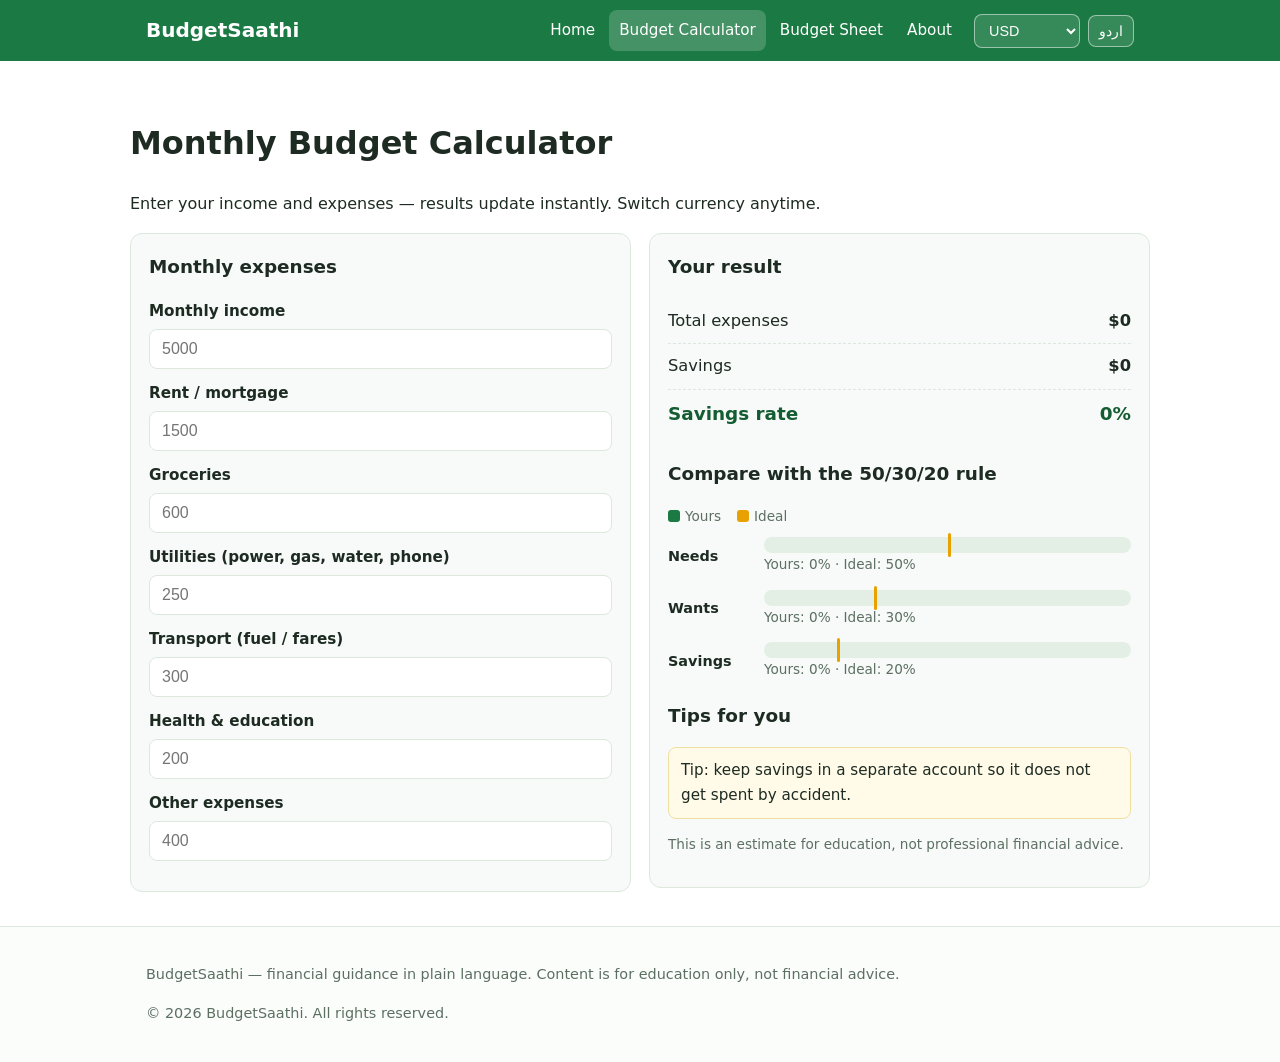
<file: budgetsaathi/calculator.html>
<!DOCTYPE html>
<html lang="en" dir="ltr">
<head>
<meta charset="UTF-8">
<meta name="viewport" content="width=device-width, initial-scale=1">
<title>Monthly Budget Calculator — 50/30/20 Rule | BudgetSaathi</title>
<meta name="description" content="Free monthly budget calculator: enter income and expenses, see your savings rate and compare with the 50/30/20 rule instantly.">
<meta property="og:type" content="website">
<meta property="og:title" content="Monthly Budget Calculator — 50/30/20 Rule | BudgetSaathi">
<meta property="og:description" content="Free monthly budget calculator with 50/30/20 comparison and smart saving tips.">
<!-- Google tag (gtag.js) -->
<script async src="https://www.googletagmanager.com/gtag/js?id=G-WYMWQWRE3F"></script>
<script>
  window.dataLayer = window.dataLayer || [];
  function gtag(){dataLayer.push(arguments);}
  gtag('js', new Date());
  gtag('config', 'G-WYMWQWRE3F');
</script>
<link rel="canonical" href="https://codekarigarstudio.github.io/budgetsaathi/calculator.html">
<meta property="og:url" content="https://codekarigarstudio.github.io/budgetsaathi/calculator.html">
<meta property="og:image" content="https://codekarigarstudio.github.io/assets/img/og-preview.jpg">
<meta property="og:image:width" content="1200">
<meta property="og:image:height" content="630">
<meta property="og:image:alt" content="BudgetSaathi — Monthly Budget Planner & Money Tips">
<meta name="twitter:card" content="summary_large_image">
<meta name="twitter:image" content="https://codekarigarstudio.github.io/assets/img/og-preview.jpg">
<script type="application/ld+json">
{
  "@context": "https://schema.org",
  "@type": "WebPage",
  "name": "Monthly Budget Calculator — 50/30/20 Rule | BudgetSaathi",
  "url": "https://codekarigarstudio.github.io/budgetsaathi/calculator.html",
  "description": "Free monthly budget calculator: enter income and expenses, see your savings rate and compare with the 50/30/20 rule instantly.",
  "isPartOf": {
    "@type": "WebSite",
    "name": "BudgetSaathi",
    "url": "https://codekarigarstudio.github.io/budgetsaathi/"
  }
}
</script>
<link rel="stylesheet" href="css/style.css">
</head>
<body data-page="calculator">
<!-- ADSENSE: header leaderboard placeholder (970x90 / responsive) — paste ad code here -->
<header class="site-header">
  <div class="wrap header-in">
    <a class="brand" href="index.html" data-i18n="siteName">BudgetSaathi</a>
    <nav class="nav" aria-label="Main">
      <a href="index.html" data-nav="home" data-i18n="nav.home">Home</a>
      <a href="calculator.html" data-nav="calculator" data-i18n="nav.calc">Budget Calculator</a>
      <a href="planner.html" data-nav="planner" data-i18n="nav.planner">Budget Sheet</a>
      <a href="about.html" data-nav="about" data-i18n="nav.about">About</a>
    </nav>
    <div class="controls">
      <select id="currency" aria-label="Currency"></select>
      <button id="langToggle" type="button">اردو</button>
    </div>
    <div id="customCurBox">
      <span data-i18n="cur.customTitle">Custom currency</span>
      <input id="curCodeInput" maxlength="3" data-i18n-ph="cur.code" placeholder="Code (3 letters, e.g. TRY)">
      <input id="curSymbolInput" maxlength="6" data-i18n-ph="cur.symbol" placeholder="Symbol">
      <button id="curSaveBtn" type="button" data-i18n="cur.save">Save</button>
      <span id="curWarn" style="display:none"></span>
    </div>
  </div>
</header>

<main class="wrap section">
  <h1 data-i18n="calc.title">Monthly Budget Calculator</h1>
  <p data-i18n="calc.intro">Enter your income and expenses — results update instantly. Switch currency anytime.</p>

  <div class="calc-grid">
    <div class="panel">
      <h2 data-i18n="calc.expensesTitle">Monthly expenses</h2>
      <div class="field">
        <label for="in-income" data-i18n="calc.income">Monthly income</label>
        <input id="in-income" type="number" min="0" inputmode="decimal" placeholder="5000">
      </div>
      <div class="field">
        <label for="in-rent" data-i18n="calc.rent">Rent / mortgage</label>
        <input id="in-rent" type="number" min="0" inputmode="decimal" placeholder="1500">
      </div>
      <div class="field">
        <label for="in-groceries" data-i18n="calc.groceries">Groceries</label>
        <input id="in-groceries" type="number" min="0" inputmode="decimal" placeholder="600">
      </div>
      <div class="field">
        <label for="in-utilities" data-i18n="calc.utilities">Utilities (power, gas, water, phone)</label>
        <input id="in-utilities" type="number" min="0" inputmode="decimal" placeholder="250">
      </div>
      <div class="field">
        <label for="in-transport" data-i18n="calc.transport">Transport (fuel / fares)</label>
        <input id="in-transport" type="number" min="0" inputmode="decimal" placeholder="300">
      </div>
      <div class="field">
        <label for="in-healthEdu" data-i18n="calc.healthEdu">Health &amp; education</label>
        <input id="in-healthEdu" type="number" min="0" inputmode="decimal" placeholder="200">
      </div>
      <div class="field">
        <label for="in-other" data-i18n="calc.other">Other expenses</label>
        <input id="in-other" type="number" min="0" inputmode="decimal" placeholder="400">
      </div>
    </div>

    <div class="panel">
      <h2 data-i18n="calc.resultsTitle">Your result</h2>
      <div class="result-row"><span data-i18n="calc.totalExp">Total expenses</span><strong id="out-total">—</strong></div>
      <div class="result-row"><span data-i18n="calc.savings">Savings</span><strong id="out-savings">—</strong></div>
      <div class="result-row total"><span data-i18n="calc.savingsRate">Savings rate</span><strong id="out-rate">—</strong></div>

      <h2 style="margin-top:20px" data-i18n="calc.compareTitle">Compare with the 50/30/20 rule</h2>
      <div class="bar-legend">
        <span><i style="background:var(--green)"></i><span data-i18n="calc.actual">Yours</span></span>
        <span><i style="background:var(--gold)"></i><span data-i18n="calc.ideal">Ideal</span></span>
      </div>
      <div class="bars">
        <div class="bar-row">
          <span class="blabel" data-i18n="calc.needs">Needs</span>
          <div>
            <div class="bar"><div class="fill" id="fill-needs"></div><div class="marker" id="bar-needs"></div></div>
            <div class="bar-pct" id="pct-needs"></div>
          </div>
        </div>
        <div class="bar-row">
          <span class="blabel" data-i18n="calc.wants">Wants</span>
          <div>
            <div class="bar"><div class="fill" id="fill-wants"></div><div class="marker" id="bar-wants"></div></div>
            <div class="bar-pct" id="pct-wants"></div>
          </div>
        </div>
        <div class="bar-row">
          <span class="blabel" data-i18n="calc.savings">Savings</span>
          <div>
            <div class="bar"><div class="fill" id="fill-sav"></div><div class="marker" id="bar-sav"></div></div>
            <div class="bar-pct" id="pct-sav"></div>
          </div>
        </div>
      </div>

      <h2 style="margin-top:20px" data-i18n="calc.tipsTitle">Tips for you</h2>
      <ul class="tips" id="tipsList"></ul>
      <p class="disclaimer" data-i18n="calc.disclaimer">This is an estimate for education, not professional financial advice.</p>
    </div>
  </div>
</main>

<footer class="site-footer">
  <div class="wrap">
    <p data-i18n="footer.note">BudgetSaathi — financial guidance in plain language. Content is for education only, not financial advice.</p>
    <p data-i18n="footer.rights">© 2026 BudgetSaathi. All rights reserved.</p>
  </div>
</footer>
<!-- ADSENSE: footer ad unit placeholder (responsive) — paste ad code here -->

<script src="js/strings.js"></script>
<script src="js/posts.js"></script>
<script src="js/app.js"></script>
<script src="js/calculator.js"></script>
</body>
</html>
</file>
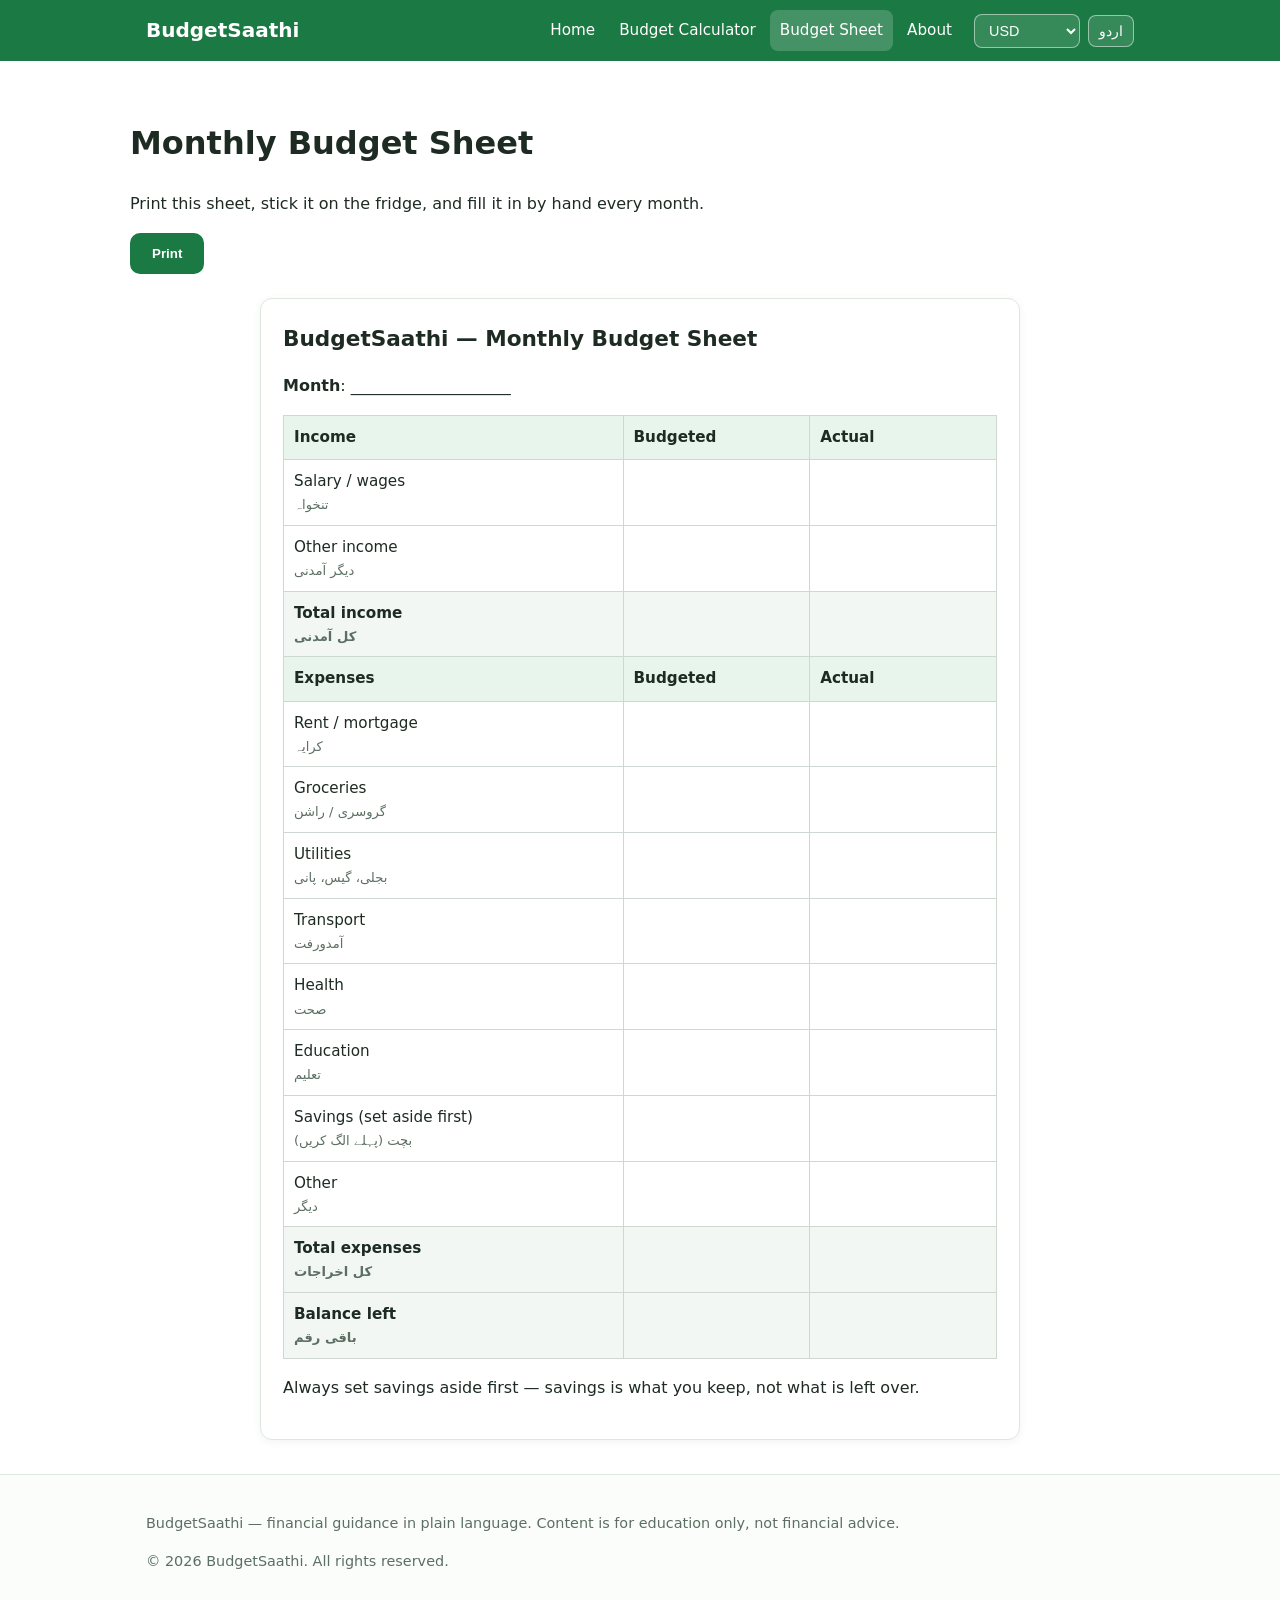
<file: budgetsaathi/planner.html>
<!DOCTYPE html>
<html lang="en" dir="ltr">
<head>
<meta charset="UTF-8">
<meta name="viewport" content="width=device-width, initial-scale=1">
<title>Printable Monthly Budget Sheet (PDF-style) | BudgetSaathi</title>
<meta name="description" content="Free printable monthly budget sheet — one clean A4 page to track income, expenses and savings by hand.">
<meta property="og:type" content="website">
<meta property="og:title" content="Printable Monthly Budget Sheet | BudgetSaathi">
<meta property="og:description" content="Free printable monthly budget sheet — track income, expenses and savings on one A4 page.">
<!-- Google tag (gtag.js) -->
<script async src="https://www.googletagmanager.com/gtag/js?id=G-WYMWQWRE3F"></script>
<script>
  window.dataLayer = window.dataLayer || [];
  function gtag(){dataLayer.push(arguments);}
  gtag('js', new Date());
  gtag('config', 'G-WYMWQWRE3F');
</script>
<link rel="canonical" href="https://codekarigarstudio.github.io/budgetsaathi/planner.html">
<meta property="og:url" content="https://codekarigarstudio.github.io/budgetsaathi/planner.html">
<meta property="og:image" content="https://codekarigarstudio.github.io/assets/img/og-preview.jpg">
<meta property="og:image:width" content="1200">
<meta property="og:image:height" content="630">
<meta property="og:image:alt" content="BudgetSaathi — Monthly Budget Planner & Money Tips">
<meta name="twitter:card" content="summary_large_image">
<meta name="twitter:image" content="https://codekarigarstudio.github.io/assets/img/og-preview.jpg">
<script type="application/ld+json">
{
  "@context": "https://schema.org",
  "@type": "WebPage",
  "name": "Printable Monthly Budget Sheet | BudgetSaathi",
  "url": "https://codekarigarstudio.github.io/budgetsaathi/planner.html",
  "description": "Free printable monthly budget sheet — one clean A4 page to track income, expenses and savings by hand.",
  "isPartOf": {
    "@type": "WebSite",
    "name": "BudgetSaathi",
    "url": "https://codekarigarstudio.github.io/budgetsaathi/"
  }
}
</script>
<link rel="stylesheet" href="css/style.css">
</head>
<body data-page="planner">
<!-- ADSENSE: header leaderboard placeholder (970x90 / responsive) — paste ad code here -->
<header class="site-header">
  <div class="wrap header-in">
    <a class="brand" href="index.html" data-i18n="siteName">BudgetSaathi</a>
    <nav class="nav" aria-label="Main">
      <a href="index.html" data-nav="home" data-i18n="nav.home">Home</a>
      <a href="calculator.html" data-nav="calculator" data-i18n="nav.calc">Budget Calculator</a>
      <a href="planner.html" data-nav="planner" data-i18n="nav.planner">Budget Sheet</a>
      <a href="about.html" data-nav="about" data-i18n="nav.about">About</a>
    </nav>
    <div class="controls">
      <select id="currency" aria-label="Currency"></select>
      <button id="langToggle" type="button">اردو</button>
    </div>
    <div id="customCurBox">
      <span data-i18n="cur.customTitle">Custom currency</span>
      <input id="curCodeInput" maxlength="3" data-i18n-ph="cur.code" placeholder="Code (3 letters, e.g. TRY)">
      <input id="curSymbolInput" maxlength="6" data-i18n-ph="cur.symbol" placeholder="Symbol">
      <button id="curSaveBtn" type="button" data-i18n="cur.save">Save</button>
      <span id="curWarn" style="display:none"></span>
    </div>
  </div>
</header>

<main class="wrap section">
  <h1 data-i18n="planner.title">Monthly Budget Sheet</h1>
  <p data-i18n="planner.intro">Print this sheet, stick it on the fridge, and fill it in by hand every month.</p>
  <div class="toolbar">
    <button type="button" class="btn green" onclick="window.print()" data-i18n="planner.print">Print</button>
  </div>

  <div class="sheet">
    <h2><span data-i18n="siteName">BudgetSaathi</span> — <span data-i18n="planner.title">Monthly Budget Sheet</span></h2>
    <p><strong data-i18n="planner.month">Month</strong>: ____________________</p>
    <table>
      <tr><th data-i18n="planner.incomeTitle">Income</th><th data-i18n="planner.colBudgeted">Budgeted</th><th data-i18n="planner.colActual">Actual</th></tr>
      <tr><td class="lbl">Salary / wages<span class="ur">تنخواہ</span></td><td class="amt"></td><td class="amt"></td></tr>
      <tr><td class="lbl">Other income<span class="ur">دیگر آمدنی</span></td><td class="amt"></td><td class="amt"></td></tr>
      <tr class="total"><td class="lbl">Total income<span class="ur">کل آمدنی</span></td><td class="amt"></td><td class="amt"></td></tr>
      <tr><th data-i18n="planner.expenseTitle">Expenses</th><th data-i18n="planner.colBudgeted">Budgeted</th><th data-i18n="planner.colActual">Actual</th></tr>
      <tr><td class="lbl">Rent / mortgage<span class="ur">کرایہ</span></td><td class="amt"></td><td class="amt"></td></tr>
      <tr><td class="lbl">Groceries<span class="ur">گروسری / راشن</span></td><td class="amt"></td><td class="amt"></td></tr>
      <tr><td class="lbl">Utilities<span class="ur">بجلی، گیس، پانی</span></td><td class="amt"></td><td class="amt"></td></tr>
      <tr><td class="lbl">Transport<span class="ur">آمدورفت</span></td><td class="amt"></td><td class="amt"></td></tr>
      <tr><td class="lbl">Health<span class="ur">صحت</span></td><td class="amt"></td><td class="amt"></td></tr>
      <tr><td class="lbl">Education<span class="ur">تعلیم</span></td><td class="amt"></td><td class="amt"></td></tr>
      <tr><td class="lbl">Savings (set aside first)<span class="ur">بچت (پہلے الگ کریں)</span></td><td class="amt"></td><td class="amt"></td></tr>
      <tr><td class="lbl">Other<span class="ur">دیگر</span></td><td class="amt"></td><td class="amt"></td></tr>
      <tr class="total"><td class="lbl">Total expenses<span class="ur">کل اخراجات</span></td><td class="amt"></td><td class="amt"></td></tr>
      <tr class="total"><td class="lbl">Balance left<span class="ur">باقی رقم</span></td><td class="amt"></td><td class="amt"></td></tr>
    </table>
    <p data-i18n="planner.note">Always set savings aside first — savings is what you keep, not what is left over.</p>
  </div>
</main>

<footer class="site-footer">
  <div class="wrap">
    <p data-i18n="footer.note">BudgetSaathi — financial guidance in plain language. Content is for education only, not financial advice.</p>
    <p data-i18n="footer.rights">© 2026 BudgetSaathi. All rights reserved.</p>
  </div>
</footer>
<!-- ADSENSE: footer ad unit placeholder (responsive) — paste ad code here -->

<script src="js/strings.js"></script>
<script src="js/posts.js"></script>
<script src="js/app.js"></script>
</body>
</html>
</file>
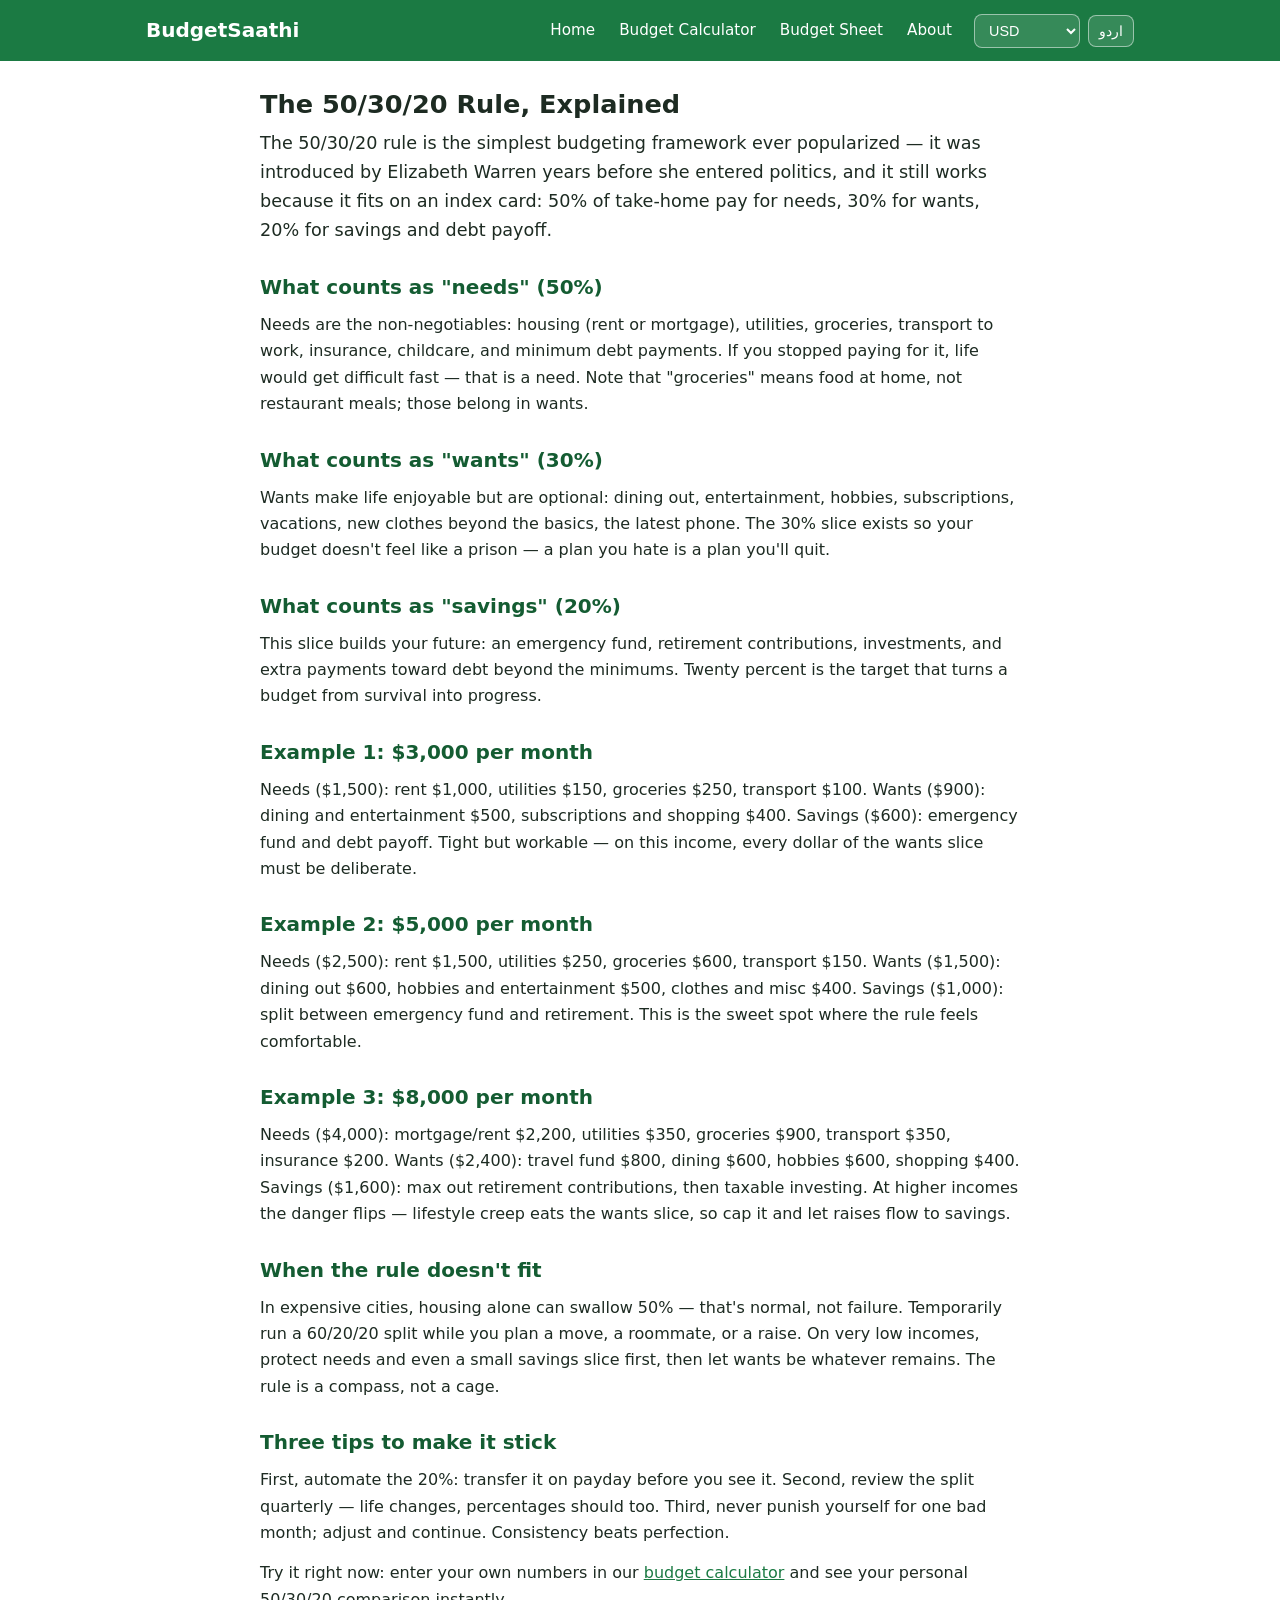
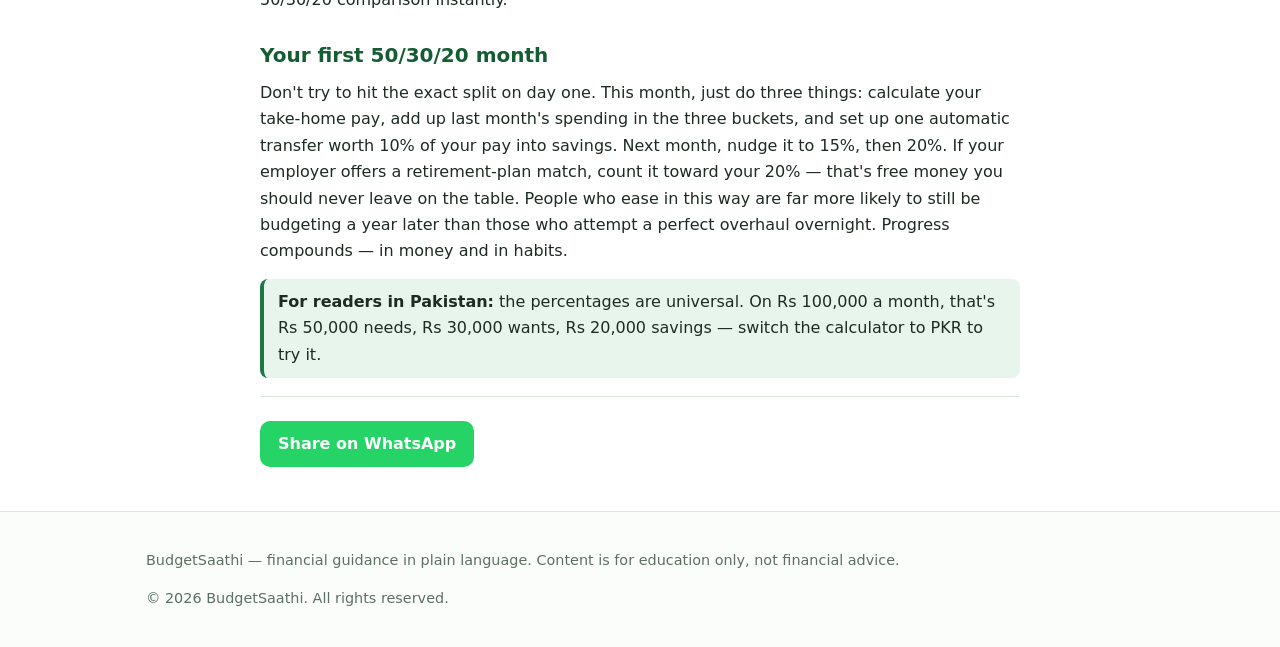
<file: budgetsaathi/posts/50-30-20-rule.html>
<!DOCTYPE html>
<html lang="en" dir="ltr">
<head>
<meta charset="UTF-8">
<meta name="viewport" content="width=device-width, initial-scale=1">
<title>The 50/30/20 Rule Explained (with Salary Examples) | BudgetSaathi</title>
<meta name="description" content="The 50/30/20 rule explained simply with $3,000, $5,000 and $8,000 monthly salary examples. See if it fits your budget.">
<meta property="og:type" content="article">
<meta property="og:title" content="The 50/30/20 Rule Explained (with Salary Examples) | BudgetSaathi">
<meta property="og:description" content="The 50/30/20 rule explained simply with $3,000, $5,000 and $8,000 monthly salary examples.">
<!-- Google tag (gtag.js) -->
<script async src="https://www.googletagmanager.com/gtag/js?id=G-WYMWQWRE3F"></script>
<script>
  window.dataLayer = window.dataLayer || [];
  function gtag(){dataLayer.push(arguments);}
  gtag('js', new Date());
  gtag('config', 'G-WYMWQWRE3F');
</script>
<link rel="canonical" href="https://codekarigarstudio.github.io/budgetsaathi/posts/50-30-20-rule.html">
<meta property="og:url" content="https://codekarigarstudio.github.io/budgetsaathi/posts/50-30-20-rule.html">
<meta property="og:image" content="https://codekarigarstudio.github.io/assets/img/og-preview.jpg">
<meta property="og:image:width" content="1200">
<meta property="og:image:height" content="630">
<meta property="og:image:alt" content="BudgetSaathi — Monthly Budget Planner & Money Tips">
<meta name="twitter:card" content="summary_large_image">
<meta name="twitter:image" content="https://codekarigarstudio.github.io/assets/img/og-preview.jpg">
<script type="application/ld+json">
{
  "@context": "https://schema.org",
  "@type": "Article",
  "headline": "The 50/30/20 Rule Explained (with Salary Examples) | BudgetSaathi",
  "description": "The 50/30/20 rule explained simply with $3,000, $5,000 and $8,000 monthly salary examples. See if it fits your budget.",
  "author": {
    "@type": "Organization",
    "name": "CodeKarigar",
    "url": "https://codekarigarstudio.github.io/"
  },
  "mainEntityOfPage": {
    "@type": "WebPage",
    "@id": "https://codekarigarstudio.github.io/budgetsaathi/posts/50-30-20-rule.html"
  },
  "inLanguage": "en"
}
</script>
<link rel="stylesheet" href="../css/style.css">
</head>
<body data-page="p2" data-post="p2">
<!-- ADSENSE: header leaderboard placeholder (970x90 / responsive) — paste ad code here -->
<header class="site-header">
  <div class="wrap header-in">
    <a class="brand" href="../index.html" data-i18n="siteName">BudgetSaathi</a>
    <nav class="nav" aria-label="Main">
      <a href="../index.html" data-nav="home" data-i18n="nav.home">Home</a>
      <a href="../calculator.html" data-nav="calculator" data-i18n="nav.calc">Budget Calculator</a>
      <a href="../planner.html" data-nav="planner" data-i18n="nav.planner">Budget Sheet</a>
      <a href="../about.html" data-nav="about" data-i18n="nav.about">About</a>
    </nav>
    <div class="controls">
      <select id="currency" aria-label="Currency"></select>
      <button id="langToggle" type="button">اردو</button>
    </div>
    <div id="customCurBox">
      <span data-i18n="cur.customTitle">Custom currency</span>
      <input id="curCodeInput" maxlength="3" data-i18n-ph="cur.code" placeholder="Code (3 letters, e.g. TRY)">
      <input id="curSymbolInput" maxlength="6" data-i18n-ph="cur.symbol" placeholder="Symbol">
      <button id="curSaveBtn" type="button" data-i18n="cur.save">Save</button>
      <span id="curWarn" style="display:none"></span>
    </div>
  </div>
</header>

<main class="wrap">
  <article class="article">
    <h1 data-i18n="cards.p2t">The 50/30/20 Rule, Explained</h1>
    <div id="postBody">
<p class="lede">The 50/30/20 rule is the simplest budgeting framework ever popularized — it was introduced by Elizabeth Warren years before she entered politics, and it still works because it fits on an index card: 50% of take-home pay for needs, 30% for wants, 20% for savings and debt payoff.</p>
<h2>What counts as "needs" (50%)</h2>
<p>Needs are the non-negotiables: housing (rent or mortgage), utilities, groceries, transport to work, insurance, childcare, and minimum debt payments. If you stopped paying for it, life would get difficult fast — that is a need. Note that "groceries" means food at home, not restaurant meals; those belong in wants.</p>
<h2>What counts as "wants" (30%)</h2>
<p>Wants make life enjoyable but are optional: dining out, entertainment, hobbies, subscriptions, vacations, new clothes beyond the basics, the latest phone. The 30% slice exists so your budget doesn't feel like a prison — a plan you hate is a plan you'll quit.</p>
<h2>What counts as "savings" (20%)</h2>
<p>This slice builds your future: an emergency fund, retirement contributions, investments, and extra payments toward debt beyond the minimums. Twenty percent is the target that turns a budget from survival into progress.</p>
<h2>Example 1: $3,000 per month</h2>
<p>Needs ($1,500): rent $1,000, utilities $150, groceries $250, transport $100. Wants ($900): dining and entertainment $500, subscriptions and shopping $400. Savings ($600): emergency fund and debt payoff. Tight but workable — on this income, every dollar of the wants slice must be deliberate.</p>
<h2>Example 2: $5,000 per month</h2>
<p>Needs ($2,500): rent $1,500, utilities $250, groceries $600, transport $150. Wants ($1,500): dining out $600, hobbies and entertainment $500, clothes and misc $400. Savings ($1,000): split between emergency fund and retirement. This is the sweet spot where the rule feels comfortable.</p>
<h2>Example 3: $8,000 per month</h2>
<p>Needs ($4,000): mortgage/rent $2,200, utilities $350, groceries $900, transport $350, insurance $200. Wants ($2,400): travel fund $800, dining $600, hobbies $600, shopping $400. Savings ($1,600): max out retirement contributions, then taxable investing. At higher incomes the danger flips — lifestyle creep eats the wants slice, so cap it and let raises flow to savings.</p>
<h2>When the rule doesn't fit</h2>
<p>In expensive cities, housing alone can swallow 50% — that's normal, not failure. Temporarily run a 60/20/20 split while you plan a move, a roommate, or a raise. On very low incomes, protect needs and even a small savings slice first, then let wants be whatever remains. The rule is a compass, not a cage.</p>
<h2>Three tips to make it stick</h2>
<p>First, automate the 20%: transfer it on payday before you see it. Second, review the split quarterly — life changes, percentages should too. Third, never punish yourself for one bad month; adjust and continue. Consistency beats perfection.</p>
<p>Try it right now: enter your own numbers in our <a href="../calculator.html">budget calculator</a> and see your personal 50/30/20 comparison instantly.</p>
<h2>Your first 50/30/20 month</h2>
<p>Don't try to hit the exact split on day one. This month, just do three things: calculate your take-home pay, add up last month's spending in the three buckets, and set up one automatic transfer worth 10% of your pay into savings. Next month, nudge it to 15%, then 20%. If your employer offers a retirement-plan match, count it toward your 20% — that's free money you should never leave on the table. People who ease in this way are far more likely to still be budgeting a year later than those who attempt a perfect overhaul overnight. Progress compounds — in money and in habits.</p>
<p class="pk-note"><strong>For readers in Pakistan:</strong> the percentages are universal. On Rs 100,000 a month, that's Rs 50,000 needs, Rs 30,000 wants, Rs 20,000 savings — switch the calculator to PKR to try it.</p>
</div>
    <!-- ADSENSE: in-article ad unit placeholder (responsive) — paste ad code here -->
    <div class="share-row">
      <a id="waShare" class="wa-share" target="_blank" rel="noopener" data-i18n="featured.share">Share on WhatsApp</a>
    </div>
  </article>
</main>

<footer class="site-footer">
  <div class="wrap">
    <p data-i18n="footer.note">BudgetSaathi — financial guidance in plain language. Content is for education only, not financial advice.</p>
    <p data-i18n="footer.rights">© 2026 BudgetSaathi. All rights reserved.</p>
  </div>
</footer>
<!-- ADSENSE: footer ad unit placeholder (responsive) — paste ad code here -->

<script src="../js/strings.js"></script>
<script src="../js/posts.js"></script>
<script src="../js/app.js"></script>
</body>
</html>
</file>
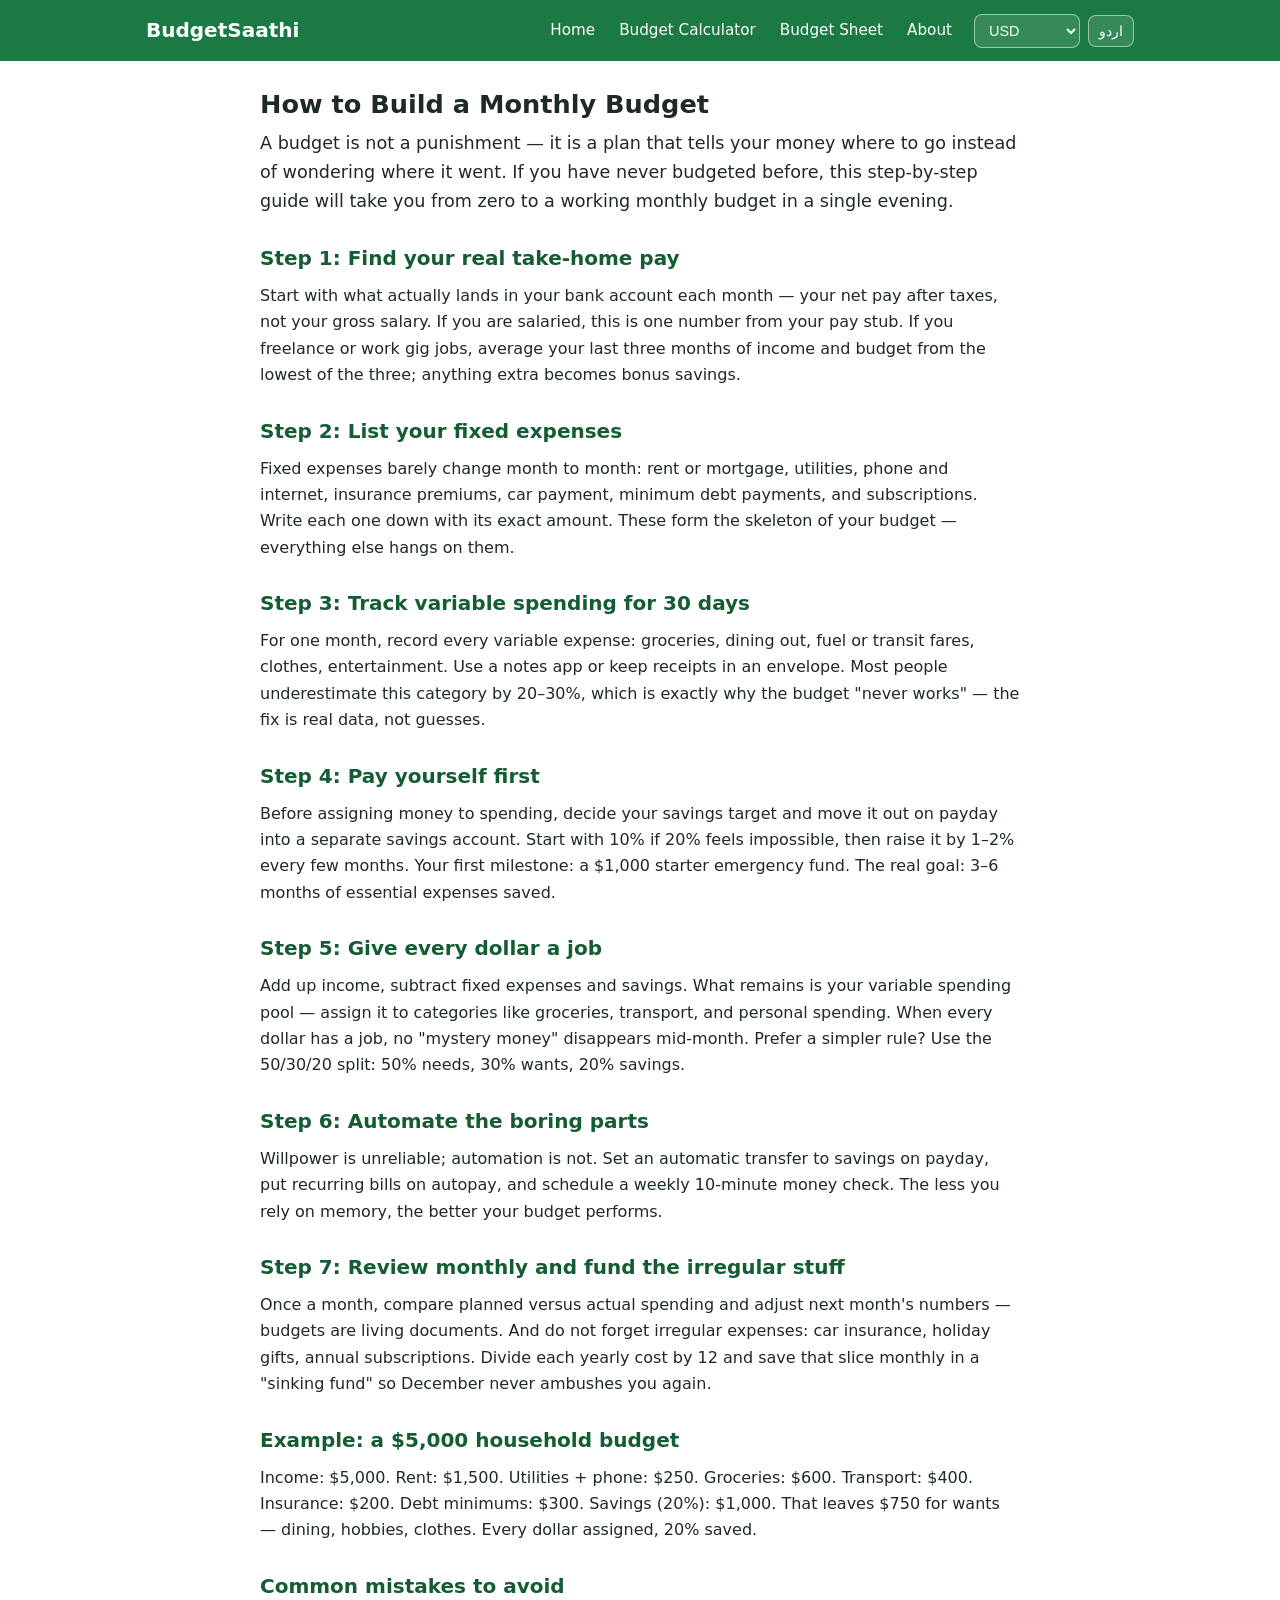
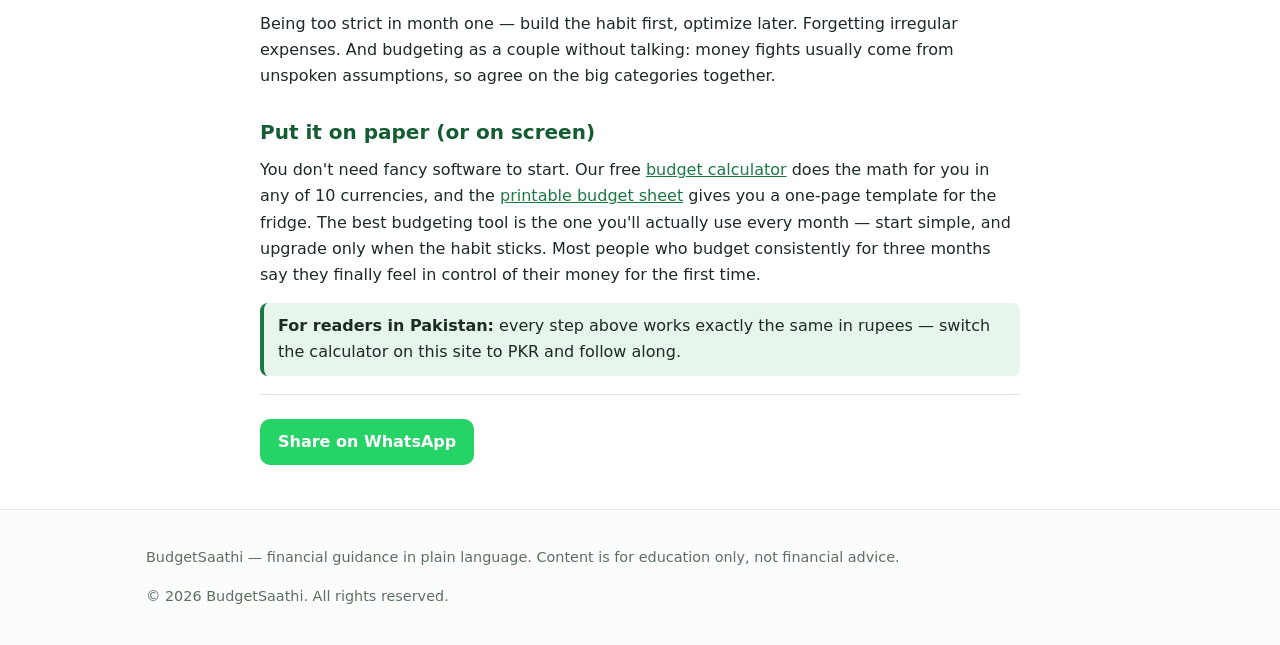
<file: budgetsaathi/posts/budget-guide.html>
<!DOCTYPE html>
<html lang="en" dir="ltr">
<head>
<meta charset="UTF-8">
<meta name="viewport" content="width=device-width, initial-scale=1">
<title>How to Build a Monthly Budget: Step-by-Step Guide | BudgetSaathi</title>
<meta name="description" content="Learn how to build a monthly budget step by step with US household examples — track income, list expenses, save first.">
<meta property="og:type" content="article">
<meta property="og:title" content="How to Build a Monthly Budget: Step-by-Step Guide | BudgetSaathi">
<meta property="og:description" content="Learn how to build a monthly budget step by step with US household examples — track income, list expenses, save first.">
<!-- Google tag (gtag.js) -->
<script async src="https://www.googletagmanager.com/gtag/js?id=G-WYMWQWRE3F"></script>
<script>
  window.dataLayer = window.dataLayer || [];
  function gtag(){dataLayer.push(arguments);}
  gtag('js', new Date());
  gtag('config', 'G-WYMWQWRE3F');
</script>
<link rel="canonical" href="https://codekarigarstudio.github.io/budgetsaathi/posts/budget-guide.html">
<meta property="og:url" content="https://codekarigarstudio.github.io/budgetsaathi/posts/budget-guide.html">
<meta property="og:image" content="https://codekarigarstudio.github.io/assets/img/og-preview.jpg">
<meta property="og:image:width" content="1200">
<meta property="og:image:height" content="630">
<meta property="og:image:alt" content="BudgetSaathi — Monthly Budget Planner & Money Tips">
<meta name="twitter:card" content="summary_large_image">
<meta name="twitter:image" content="https://codekarigarstudio.github.io/assets/img/og-preview.jpg">
<script type="application/ld+json">
{
  "@context": "https://schema.org",
  "@type": "Article",
  "headline": "How to Build a Monthly Budget: Step-by-Step Guide | BudgetSaathi",
  "description": "Learn how to build a monthly budget step by step with US household examples — track income, list expenses, save first.",
  "author": {
    "@type": "Organization",
    "name": "CodeKarigar",
    "url": "https://codekarigarstudio.github.io/"
  },
  "mainEntityOfPage": {
    "@type": "WebPage",
    "@id": "https://codekarigarstudio.github.io/budgetsaathi/posts/budget-guide.html"
  },
  "inLanguage": "en"
}
</script>
<link rel="stylesheet" href="../css/style.css">
</head>
<body data-page="p1" data-post="p1">
<!-- ADSENSE: header leaderboard placeholder (970x90 / responsive) — paste ad code here -->
<header class="site-header">
  <div class="wrap header-in">
    <a class="brand" href="../index.html" data-i18n="siteName">BudgetSaathi</a>
    <nav class="nav" aria-label="Main">
      <a href="../index.html" data-nav="home" data-i18n="nav.home">Home</a>
      <a href="../calculator.html" data-nav="calculator" data-i18n="nav.calc">Budget Calculator</a>
      <a href="../planner.html" data-nav="planner" data-i18n="nav.planner">Budget Sheet</a>
      <a href="../about.html" data-nav="about" data-i18n="nav.about">About</a>
    </nav>
    <div class="controls">
      <select id="currency" aria-label="Currency"></select>
      <button id="langToggle" type="button">اردو</button>
    </div>
    <div id="customCurBox">
      <span data-i18n="cur.customTitle">Custom currency</span>
      <input id="curCodeInput" maxlength="3" data-i18n-ph="cur.code" placeholder="Code (3 letters, e.g. TRY)">
      <input id="curSymbolInput" maxlength="6" data-i18n-ph="cur.symbol" placeholder="Symbol">
      <button id="curSaveBtn" type="button" data-i18n="cur.save">Save</button>
      <span id="curWarn" style="display:none"></span>
    </div>
  </div>
</header>

<main class="wrap">
  <article class="article">
    <h1 data-i18n="cards.p1t">How to Build a Monthly Budget</h1>
    <div id="postBody">
<p class="lede">A budget is not a punishment — it is a plan that tells your money where to go instead of wondering where it went. If you have never budgeted before, this step-by-step guide will take you from zero to a working monthly budget in a single evening.</p>
<h2>Step 1: Find your real take-home pay</h2>
<p>Start with what actually lands in your bank account each month — your net pay after taxes, not your gross salary. If you are salaried, this is one number from your pay stub. If you freelance or work gig jobs, average your last three months of income and budget from the lowest of the three; anything extra becomes bonus savings.</p>
<h2>Step 2: List your fixed expenses</h2>
<p>Fixed expenses barely change month to month: rent or mortgage, utilities, phone and internet, insurance premiums, car payment, minimum debt payments, and subscriptions. Write each one down with its exact amount. These form the skeleton of your budget — everything else hangs on them.</p>
<h2>Step 3: Track variable spending for 30 days</h2>
<p>For one month, record every variable expense: groceries, dining out, fuel or transit fares, clothes, entertainment. Use a notes app or keep receipts in an envelope. Most people underestimate this category by 20–30%, which is exactly why the budget "never works" — the fix is real data, not guesses.</p>
<h2>Step 4: Pay yourself first</h2>
<p>Before assigning money to spending, decide your savings target and move it out on payday into a separate savings account. Start with 10% if 20% feels impossible, then raise it by 1–2% every few months. Your first milestone: a $1,000 starter emergency fund. The real goal: 3–6 months of essential expenses saved.</p>
<h2>Step 5: Give every dollar a job</h2>
<p>Add up income, subtract fixed expenses and savings. What remains is your variable spending pool — assign it to categories like groceries, transport, and personal spending. When every dollar has a job, no "mystery money" disappears mid-month. Prefer a simpler rule? Use the 50/30/20 split: 50% needs, 30% wants, 20% savings.</p>
<h2>Step 6: Automate the boring parts</h2>
<p>Willpower is unreliable; automation is not. Set an automatic transfer to savings on payday, put recurring bills on autopay, and schedule a weekly 10-minute money check. The less you rely on memory, the better your budget performs.</p>
<h2>Step 7: Review monthly and fund the irregular stuff</h2>
<p>Once a month, compare planned versus actual spending and adjust next month's numbers — budgets are living documents. And do not forget irregular expenses: car insurance, holiday gifts, annual subscriptions. Divide each yearly cost by 12 and save that slice monthly in a "sinking fund" so December never ambushes you again.</p>
<h2>Example: a $5,000 household budget</h2>
<p>Income: $5,000. Rent: $1,500. Utilities + phone: $250. Groceries: $600. Transport: $400. Insurance: $200. Debt minimums: $300. Savings (20%): $1,000. That leaves $750 for wants — dining, hobbies, clothes. Every dollar assigned, 20% saved.</p>
<h2>Common mistakes to avoid</h2>
<p>Being too strict in month one — build the habit first, optimize later. Forgetting irregular expenses. And budgeting as a couple without talking: money fights usually come from unspoken assumptions, so agree on the big categories together.</p>
<h2>Put it on paper (or on screen)</h2>
<p>You don't need fancy software to start. Our free <a href="../calculator.html">budget calculator</a> does the math for you in any of 10 currencies, and the <a href="../planner.html">printable budget sheet</a> gives you a one-page template for the fridge. The best budgeting tool is the one you'll actually use every month — start simple, and upgrade only when the habit sticks. Most people who budget consistently for three months say they finally feel in control of their money for the first time.</p>
<p class="pk-note"><strong>For readers in Pakistan:</strong> every step above works exactly the same in rupees — switch the calculator on this site to PKR and follow along.</p>
</div>
    <!-- ADSENSE: in-article ad unit placeholder (responsive) — paste ad code here -->
    <div class="share-row">
      <a id="waShare" class="wa-share" target="_blank" rel="noopener" data-i18n="featured.share">Share on WhatsApp</a>
    </div>
  </article>
</main>

<footer class="site-footer">
  <div class="wrap">
    <p data-i18n="footer.note">BudgetSaathi — financial guidance in plain language. Content is for education only, not financial advice.</p>
    <p data-i18n="footer.rights">© 2026 BudgetSaathi. All rights reserved.</p>
  </div>
</footer>
<!-- ADSENSE: footer ad unit placeholder (responsive) — paste ad code here -->

<script src="../js/strings.js"></script>
<script src="../js/posts.js"></script>
<script src="../js/app.js"></script>
</body>
</html>
</file>
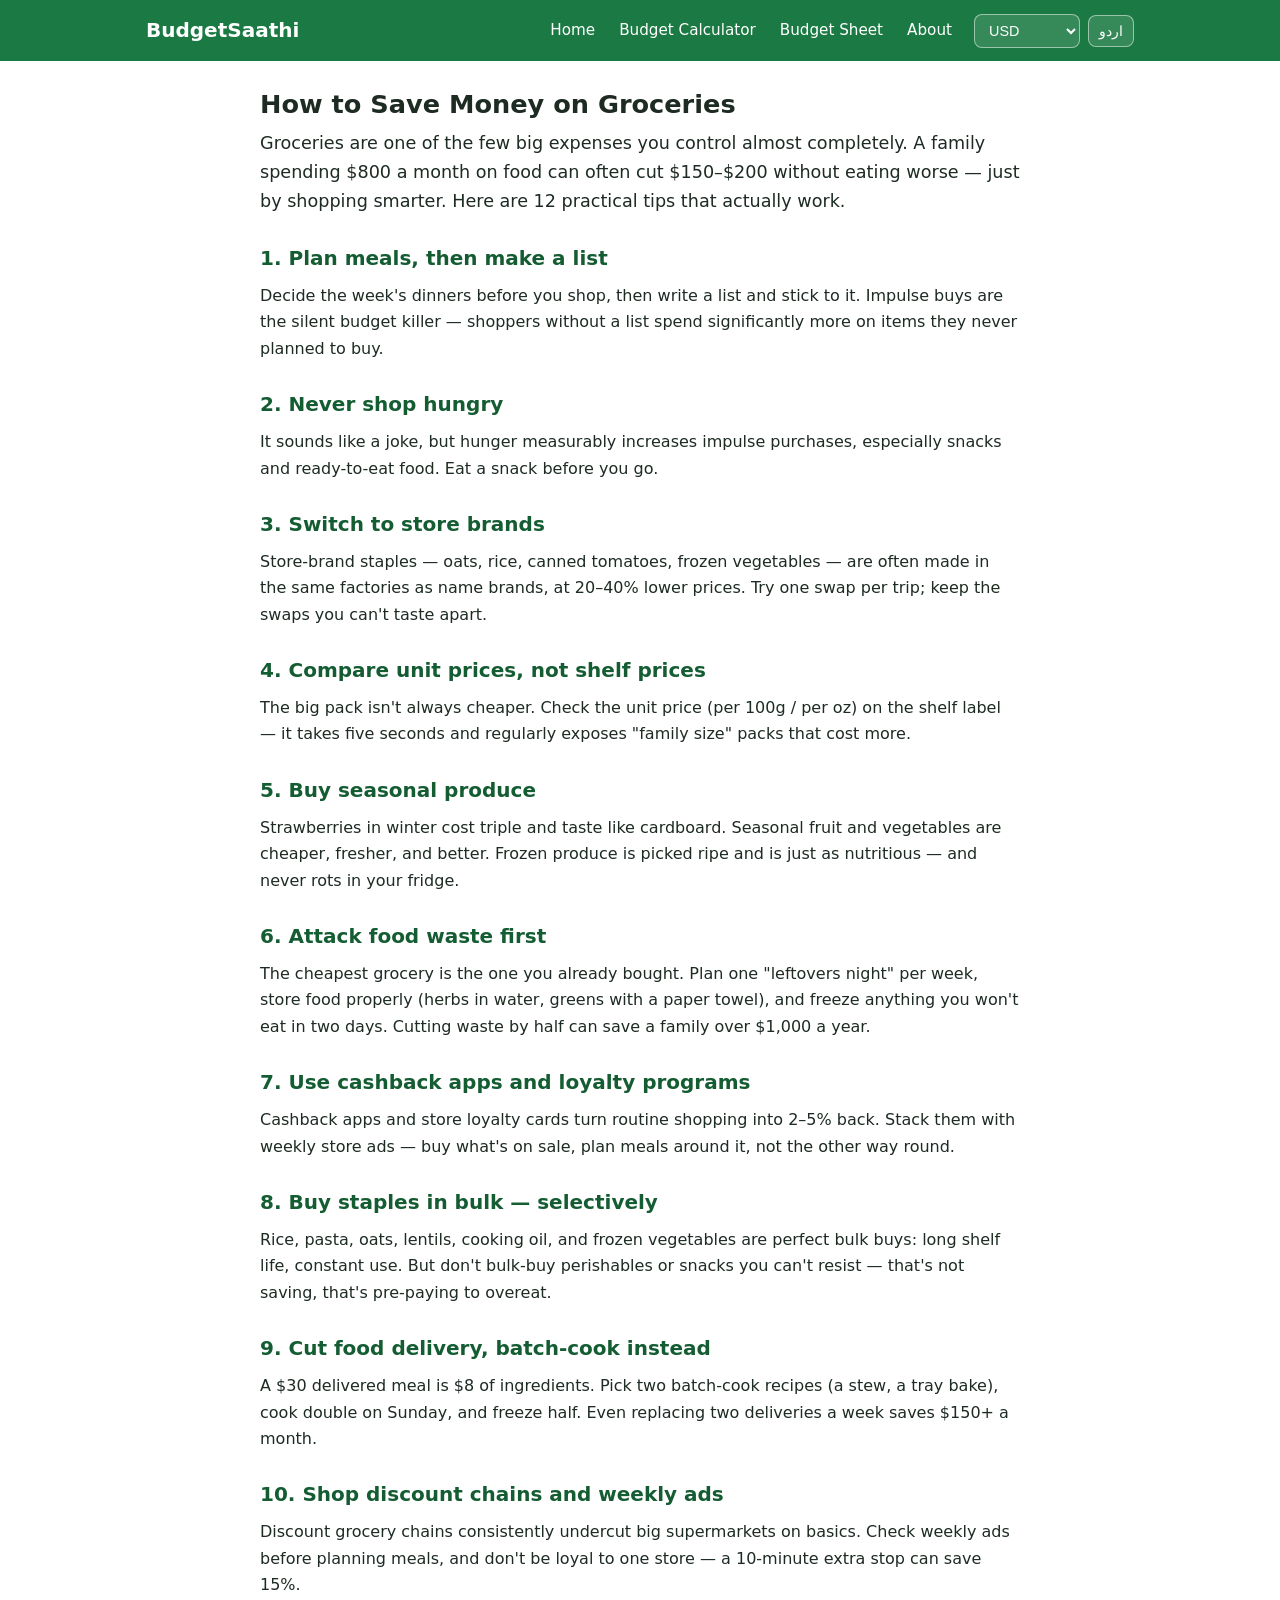
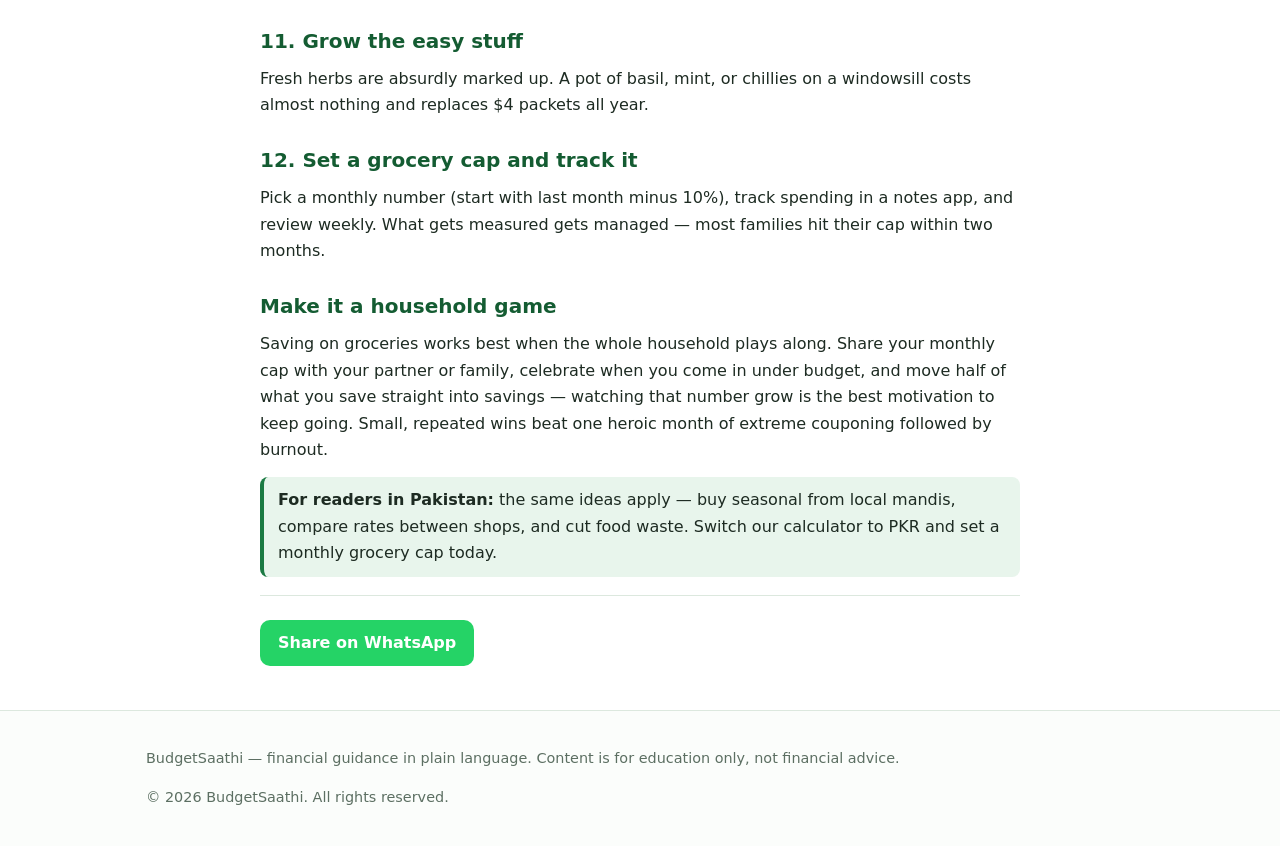
<file: budgetsaathi/posts/save-on-groceries.html>
<!DOCTYPE html>
<html lang="en" dir="ltr">
<head>
<meta charset="UTF-8">
<meta name="viewport" content="width=device-width, initial-scale=1">
<title>How to Save Money on Groceries: 12 Practical Tips | BudgetSaathi</title>
<meta name="description" content="12 practical ways to save money on groceries — meal planning, store brands, cashback apps and cutting food waste.">
<meta property="og:type" content="article">
<meta property="og:title" content="How to Save Money on Groceries: 12 Practical Tips | BudgetSaathi">
<meta property="og:description" content="12 practical ways to save money on groceries — meal planning, store brands, cashback apps and cutting food waste.">
<!-- Google tag (gtag.js) -->
<script async src="https://www.googletagmanager.com/gtag/js?id=G-WYMWQWRE3F"></script>
<script>
  window.dataLayer = window.dataLayer || [];
  function gtag(){dataLayer.push(arguments);}
  gtag('js', new Date());
  gtag('config', 'G-WYMWQWRE3F');
</script>
<link rel="canonical" href="https://codekarigarstudio.github.io/budgetsaathi/posts/save-on-groceries.html">
<meta property="og:url" content="https://codekarigarstudio.github.io/budgetsaathi/posts/save-on-groceries.html">
<meta property="og:image" content="https://codekarigarstudio.github.io/assets/img/og-preview.jpg">
<meta property="og:image:width" content="1200">
<meta property="og:image:height" content="630">
<meta property="og:image:alt" content="BudgetSaathi — Monthly Budget Planner & Money Tips">
<meta name="twitter:card" content="summary_large_image">
<meta name="twitter:image" content="https://codekarigarstudio.github.io/assets/img/og-preview.jpg">
<script type="application/ld+json">
{
  "@context": "https://schema.org",
  "@type": "Article",
  "headline": "How to Save Money on Groceries: 12 Practical Tips | BudgetSaathi",
  "description": "12 practical ways to save money on groceries — meal planning, store brands, cashback apps and cutting food waste.",
  "author": {
    "@type": "Organization",
    "name": "CodeKarigar",
    "url": "https://codekarigarstudio.github.io/"
  },
  "mainEntityOfPage": {
    "@type": "WebPage",
    "@id": "https://codekarigarstudio.github.io/budgetsaathi/posts/save-on-groceries.html"
  },
  "inLanguage": "en"
}
</script>
<link rel="stylesheet" href="../css/style.css">
</head>
<body data-page="p3" data-post="p3">
<!-- ADSENSE: header leaderboard placeholder (970x90 / responsive) — paste ad code here -->
<header class="site-header">
  <div class="wrap header-in">
    <a class="brand" href="../index.html" data-i18n="siteName">BudgetSaathi</a>
    <nav class="nav" aria-label="Main">
      <a href="../index.html" data-nav="home" data-i18n="nav.home">Home</a>
      <a href="../calculator.html" data-nav="calculator" data-i18n="nav.calc">Budget Calculator</a>
      <a href="../planner.html" data-nav="planner" data-i18n="nav.planner">Budget Sheet</a>
      <a href="../about.html" data-nav="about" data-i18n="nav.about">About</a>
    </nav>
    <div class="controls">
      <select id="currency" aria-label="Currency"></select>
      <button id="langToggle" type="button">اردو</button>
    </div>
    <div id="customCurBox">
      <span data-i18n="cur.customTitle">Custom currency</span>
      <input id="curCodeInput" maxlength="3" data-i18n-ph="cur.code" placeholder="Code (3 letters, e.g. TRY)">
      <input id="curSymbolInput" maxlength="6" data-i18n-ph="cur.symbol" placeholder="Symbol">
      <button id="curSaveBtn" type="button" data-i18n="cur.save">Save</button>
      <span id="curWarn" style="display:none"></span>
    </div>
  </div>
</header>

<main class="wrap">
  <article class="article">
    <h1 data-i18n="cards.p3t">How to Save Money on Groceries</h1>
    <div id="postBody">
<p class="lede">Groceries are one of the few big expenses you control almost completely. A family spending $800 a month on food can often cut $150–$200 without eating worse — just by shopping smarter. Here are 12 practical tips that actually work.</p>
<h2>1. Plan meals, then make a list</h2>
<p>Decide the week's dinners before you shop, then write a list and stick to it. Impulse buys are the silent budget killer — shoppers without a list spend significantly more on items they never planned to buy.</p>
<h2>2. Never shop hungry</h2>
<p>It sounds like a joke, but hunger measurably increases impulse purchases, especially snacks and ready-to-eat food. Eat a snack before you go.</p>
<h2>3. Switch to store brands</h2>
<p>Store-brand staples — oats, rice, canned tomatoes, frozen vegetables — are often made in the same factories as name brands, at 20–40% lower prices. Try one swap per trip; keep the swaps you can't taste apart.</p>
<h2>4. Compare unit prices, not shelf prices</h2>
<p>The big pack isn't always cheaper. Check the unit price (per 100g / per oz) on the shelf label — it takes five seconds and regularly exposes "family size" packs that cost more.</p>
<h2>5. Buy seasonal produce</h2>
<p>Strawberries in winter cost triple and taste like cardboard. Seasonal fruit and vegetables are cheaper, fresher, and better. Frozen produce is picked ripe and is just as nutritious — and never rots in your fridge.</p>
<h2>6. Attack food waste first</h2>
<p>The cheapest grocery is the one you already bought. Plan one "leftovers night" per week, store food properly (herbs in water, greens with a paper towel), and freeze anything you won't eat in two days. Cutting waste by half can save a family over $1,000 a year.</p>
<h2>7. Use cashback apps and loyalty programs</h2>
<p>Cashback apps and store loyalty cards turn routine shopping into 2–5% back. Stack them with weekly store ads — buy what's on sale, plan meals around it, not the other way round.</p>
<h2>8. Buy staples in bulk — selectively</h2>
<p>Rice, pasta, oats, lentils, cooking oil, and frozen vegetables are perfect bulk buys: long shelf life, constant use. But don't bulk-buy perishables or snacks you can't resist — that's not saving, that's pre-paying to overeat.</p>
<h2>9. Cut food delivery, batch-cook instead</h2>
<p>A $30 delivered meal is $8 of ingredients. Pick two batch-cook recipes (a stew, a tray bake), cook double on Sunday, and freeze half. Even replacing two deliveries a week saves $150+ a month.</p>
<h2>10. Shop discount chains and weekly ads</h2>
<p>Discount grocery chains consistently undercut big supermarkets on basics. Check weekly ads before planning meals, and don't be loyal to one store — a 10-minute extra stop can save 15%.</p>
<h2>11. Grow the easy stuff</h2>
<p>Fresh herbs are absurdly marked up. A pot of basil, mint, or chillies on a windowsill costs almost nothing and replaces $4 packets all year.</p>
<h2>12. Set a grocery cap and track it</h2>
<p>Pick a monthly number (start with last month minus 10%), track spending in a notes app, and review weekly. What gets measured gets managed — most families hit their cap within two months.</p>
<h2>Make it a household game</h2>
<p>Saving on groceries works best when the whole household plays along. Share your monthly cap with your partner or family, celebrate when you come in under budget, and move half of what you save straight into savings — watching that number grow is the best motivation to keep going. Small, repeated wins beat one heroic month of extreme couponing followed by burnout.</p>
<p class="pk-note"><strong>For readers in Pakistan:</strong> the same ideas apply — buy seasonal from local mandis, compare rates between shops, and cut food waste. Switch our calculator to PKR and set a monthly grocery cap today.</p>
</div>
    <!-- ADSENSE: in-article ad unit placeholder (responsive) — paste ad code here -->
    <div class="share-row">
      <a id="waShare" class="wa-share" target="_blank" rel="noopener" data-i18n="featured.share">Share on WhatsApp</a>
    </div>
  </article>
</main>

<footer class="site-footer">
  <div class="wrap">
    <p data-i18n="footer.note">BudgetSaathi — financial guidance in plain language. Content is for education only, not financial advice.</p>
    <p data-i18n="footer.rights">© 2026 BudgetSaathi. All rights reserved.</p>
  </div>
</footer>
<!-- ADSENSE: footer ad unit placeholder (responsive) — paste ad code here -->

<script src="../js/strings.js"></script>
<script src="../js/posts.js"></script>
<script src="../js/app.js"></script>
</body>
</html>
</file>
<file: budgetsaathi/css/style.css>
/* BudgetSaathi — mobile-first, green/white theme. Logical properties for RTL. */
:root{
  --green:#1b7a43; --green-dark:#145c32; --green-light:#e8f5ec;
  --ink:#1d2b22; --muted:#5c6f62; --bg:#ffffff; --card:#f7faf8;
  --border:#dce8de; --warn:#b3261e; --gold:#e8a100;
  --radius:12px; --max:1020px;
}
*{box-sizing:border-box}
html{-webkit-text-size-adjust:100%}
body{margin:0;font-family:system-ui,-apple-system,"Segoe UI",Roboto,"Noto Sans",Arial,sans-serif;color:var(--ink);background:var(--bg);line-height:1.65}
.wrap{max-width:var(--max);margin-left:auto;margin-right:auto;margin-inline:auto;padding-left:16px;padding-right:16px;padding-inline:16px}
a{color:var(--green)}
img{max-width:100%}

/* header */
.site-header{background:var(--green);color:#fff;position:sticky;top:0;z-index:50}
.header-in{display:flex;align-items:center;gap:12px;padding:10px 16px;flex-wrap:wrap}
.brand{color:#fff;font-weight:800;font-size:1.25rem;text-decoration:none;margin-right:auto;margin-inline-end:auto}
.nav{display:flex;gap:4px;flex-wrap:wrap}
.nav a{color:#fff;text-decoration:none;padding:8px 10px;border-radius:8px;font-size:.95rem}
.nav a:hover,.nav a.active{background:rgba(255,255,255,.18)}
.controls{display:flex;gap:8px;align-items:center}
.controls select,.controls button{border:1px solid rgba(255,255,255,.5);background:rgba(255,255,255,.12);color:#fff;border-radius:8px;padding:7px 10px;font-size:.9rem;cursor:pointer}
.controls select option{color:#111}
#customCurBox{display:none;gap:6px;align-items:center;background:rgba(255,255,255,.12);padding:6px 8px;border-radius:8px;flex-wrap:wrap}
#customCurBox.show{display:flex}
#customCurBox input{width:90px;padding:6px;border-radius:6px;border:1px solid #ccc;font-size:.85rem}
#customCurBox button{padding:6px 10px}

/* hero */
.hero{background:linear-gradient(135deg,var(--green) 0%,var(--green-dark) 100%);color:#fff;padding:44px 0}
.hero h1{margin:0 0 10px;font-size:1.7rem;line-height:1.35}
.hero p{margin:0 0 18px;opacity:.95;max-width:640px}
.btn{display:inline-block;background:#fff;color:var(--green-dark);font-weight:700;padding:11px 20px;border-radius:10px;text-decoration:none;border:2px solid #fff;margin-right:10px;margin-inline-end:10px;margin-bottom:8px}
.btn.primary{background:var(--gold);border-color:var(--gold);color:#3a2b00}
.btn.ghost{background:transparent;color:#fff}
.btn.green{background:var(--green);color:#fff;border-color:var(--green)}

/* sections & cards */
.section{padding:34px 0}
.section h2{margin:0 0 16px;font-size:1.35rem}
.cards{display:grid;gap:14px;grid-template-columns:1fr}
@media(min-width:700px){.cards{grid-template-columns:repeat(3,1fr)}}
.card{background:var(--card);border:1px solid var(--border);border-radius:var(--radius);padding:18px;display:flex;flex-direction:column}
.card h3{margin:0 0 8px;font-size:1.08rem}
.card p{margin:0 0 12px;color:var(--muted);font-size:.95rem;flex:1}
.card a.more{font-weight:700;text-decoration:none}
.cta-band{background:var(--green-light);border-block:1px solid var(--border);text-align:center}
.cta-band .btn{margin-top:6px}

/* footer */
.site-footer{border-top:1px solid var(--border);padding:22px 0;color:var(--muted);font-size:.9rem;background:#fbfdfb}

/* calculator */
.calc-grid{display:grid;gap:18px}
@media(min-width:860px){.calc-grid{grid-template-columns:1fr 1fr;align-items:start}}
.panel{background:var(--card);border:1px solid var(--border);border-radius:var(--radius);padding:18px}
.panel h2{margin-top:0;font-size:1.15rem}
.field{margin-bottom:12px}
.field label{display:block;font-weight:600;margin-bottom:5px;font-size:.95rem}
.field input{width:100%;padding:10px 12px;border:1px solid var(--border);border-radius:8px;font-size:1rem}
.field input:focus{outline:2px solid var(--green);border-color:var(--green)}
.result-row{display:flex;justify-content:space-between;padding:9px 0;border-bottom:1px dashed var(--border);font-size:1.02rem}
.result-row.total{font-weight:800;font-size:1.15rem;border-bottom:none;color:var(--green-dark)}
.bars{margin-top:8px}
.bar-row{display:grid;grid-template-columns:86px 1fr;gap:10px;align-items:center;margin-bottom:14px}
.bar-row .blabel{font-size:.9rem;font-weight:600}
.bar{position:relative;height:16px;background:#e3efe5;border-radius:8px;overflow:visible}
.bar .fill{position:absolute;left:0;inset-inline-start:0;top:0;bottom:0;background:var(--green);border-radius:8px;transition:width .3s}
.bar .marker{position:absolute;top:-4px;bottom:-4px;width:3px;background:var(--gold);border-radius:2px}
.bar-legend{display:flex;gap:16px;font-size:.85rem;color:var(--muted);margin-bottom:10px;flex-wrap:wrap}
.bar-legend i{display:inline-block;width:12px;height:12px;border-radius:3px;margin-right:5px;margin-inline-end:5px;vertical-align:-1px}
.bar-pct{font-size:.85rem;color:var(--muted)}
.tips{list-style:none;padding:0;margin:12px 0 0}
.tips li{background:#fffbe8;border:1px solid #f0dfa0;border-radius:8px;padding:10px 12px;margin-bottom:8px;font-size:.95rem}
.disclaimer{font-size:.85rem;color:var(--muted);margin-top:14px}

/* article */
.article{max-width:760px;margin-left:auto;margin-right:auto;margin-inline:auto;padding:26px 0}
.article h1{font-size:1.6rem;line-height:1.4;margin:0 0 6px}
.article .meta{color:var(--muted);font-size:.9rem;margin-bottom:14px}
.article h2{font-size:1.25rem;margin:26px 0 8px;color:var(--green-dark)}
.article p{margin:0 0 14px}
.article .lede{font-size:1.1rem;font-weight:500}
.article .pk-note{background:var(--green-light);border-left:4px solid var(--green);border-inline-start:4px solid var(--green);padding:10px 14px;border-radius:8px}
.wa-share{display:inline-flex;align-items:center;gap:8px;background:#25d366;color:#fff;font-weight:700;text-decoration:none;padding:10px 18px;border-radius:10px;margin:10px 0 0}
.share-row{margin:18px 0;padding-top:14px;border-top:1px solid var(--border)}

/* planner sheet */
.sheet{max-width:760px;margin:0 auto;background:#fff;border:1px solid var(--border);border-radius:var(--radius);padding:22px;box-shadow:0 2px 10px rgba(0,0,0,.05)}
.sheet h2{margin:0 0 4px}
.sheet table{width:100%;border-collapse:collapse;margin:14px 0}
.sheet th,.sheet td{border:1px solid #cfd8d0;padding:9px 10px;text-align:start;font-size:.95rem}
.sheet th{background:var(--green-light)}
.sheet td.lbl .ur{display:block;font-size:.82rem;color:var(--muted)}
.sheet td.amt{height:34px;min-width:110px}
.sheet tr.total td{font-weight:800;background:#f2f7f3}
.toolbar{display:flex;gap:10px;align-items:center;margin:16px 0;flex-wrap:wrap}

@media print{
  .site-header,.site-footer,.toolbar,.no-print,.share-row{display:none!important}
  body{background:#fff}
  .sheet{box-shadow:none;border:none;max-width:100%;padding:0}
  .article{padding:0}
}
@page{size:A4;margin:12mm}
</file>
<file: assets/css/style.css>
@font-face {
  font-family: 'Plus Jakarta Sans';
  src: url('../fonts/plus-jakarta-sans-latin.woff2') format('woff2');
  font-weight: 200 800;
  font-style: normal;
  font-display: swap;
}

:root {
  --navy: #0F172A;
  --navy-soft: #1E293B;
  --amber: #F59E0B;
  --amber-light: #FBBF24;
  --amber-dark: #D97706;
  --bg: #FFFFFF;
  --bg-soft: #F8FAFC;
  --muted: #64748B;
  --border: #E2E8F0;
  --radius: 14px;
  --shadow: 0 10px 30px rgba(15, 23, 42, 0.08);
  --font: "Plus Jakarta Sans", Verdana, Arial, sans-serif;
}

* { margin: 0; padding: 0; box-sizing: border-box; }

html { scroll-behavior: smooth; }

body {
  font-family: var(--font);
  color: var(--navy);
  background: var(--bg);
  line-height: 1.65;
  -webkit-font-smoothing: antialiased;
}

.container { max-width: 1120px; margin: 0 auto; padding: 0 20px; }

h1, h2, h3 { line-height: 1.2; letter-spacing: -0.02em; }
h1 { font-size: clamp(2.2rem, 5vw, 3.6rem); font-weight: 800; }
h2 { font-size: clamp(1.6rem, 3.4vw, 2.4rem); font-weight: 800; margin-bottom: 10px; }
h3 { font-size: 1.15rem; font-weight: 700; }

.accent {
  background: linear-gradient(120deg, var(--amber-light), var(--amber-dark));
  -webkit-background-clip: text;
  background-clip: text;
  color: transparent;
}

.kicker {
  text-transform: uppercase;
  letter-spacing: 0.18em;
  font-size: 0.78rem;
  font-weight: 700;
  color: var(--amber-dark);
  margin-bottom: 8px;
}

.section { padding: 84px 0; }
.section-alt { background: var(--bg-soft); }
.section-sub { color: var(--muted); max-width: 640px; margin-bottom: 40px; }

/* Buttons */
.btn {
  display: inline-block;
  padding: 12px 26px;
  border-radius: 999px;
  font-weight: 700;
  font-size: 0.95rem;
  text-decoration: none;
  border: 2px solid transparent;
  cursor: pointer;
  transition: transform 0.15s ease, box-shadow 0.15s ease;
}
.btn:hover { transform: translateY(-2px); }
.btn-primary {
  background: linear-gradient(120deg, var(--amber-light), var(--amber-dark));
  color: var(--navy);
  box-shadow: 0 8px 20px rgba(245, 158, 11, 0.35);
}
.btn-ghost { border-color: var(--border); color: var(--navy); background: #fff; }
.btn-lg { padding: 15px 34px; font-size: 1.02rem; }
.btn-sm { padding: 9px 20px; font-size: 0.88rem; }

/* Header */
.site-header {
  position: sticky;
  top: 0;
  z-index: 50;
  background: rgba(255, 255, 255, 0.92);
  backdrop-filter: blur(10px);
  border-bottom: 1px solid var(--border);
}
.nav { display: flex; align-items: center; justify-content: space-between; height: 88px; }
.brand { display: inline-flex; align-items: center; background: linear-gradient(120deg, #FEF3C7, #FDE68A); border: 1px solid #FCD34D; border-radius: 999px; padding: 6px 14px; box-shadow: 0 4px 14px rgba(245, 158, 11, 0.25); }
.brand-logo { height: 64px; width: auto; display: block; }
.nav-links { display: flex; align-items: center; gap: 26px; }
.nav-links a:not(.btn) { color: var(--navy); text-decoration: none; font-weight: 600; font-size: 0.95rem; }
.nav-links a:not(.btn):hover { color: var(--amber-dark); }
.nav-toggle { display: none; background: none; border: none; cursor: pointer; padding: 8px; }
.nav-toggle span { display: block; width: 24px; height: 2.5px; background: var(--navy); margin: 5px 0; border-radius: 2px; }

/* Hero */
.hero { padding: 96px 0 72px; background: radial-gradient(900px 400px at 80% -10%, rgba(251, 191, 36, 0.16), transparent), var(--bg); }
.hero-inner { text-align: center; max-width: 820px; }
.badge {
  display: inline-block;
  font-size: 0.8rem;
  font-weight: 700;
  letter-spacing: 0.12em;
  text-transform: uppercase;
  color: var(--amber-dark);
  background: rgba(245, 158, 11, 0.12);
  border: 1px solid rgba(245, 158, 11, 0.35);
  padding: 7px 18px;
  border-radius: 999px;
  margin-bottom: 22px;
}
.lead { font-size: 1.15rem; color: var(--muted); max-width: 640px; margin: 18px auto 34px; }
.hero-cta { display: flex; gap: 14px; justify-content: center; flex-wrap: wrap; min-height: 54px; }
.trust-chips { display: flex; gap: 10px; justify-content: center; flex-wrap: wrap; margin-top: 38px; }
.trust-chips span {
  font-size: 0.82rem; font-weight: 600; color: var(--navy-soft);
  background: #fff; border: 1px solid var(--border);
  padding: 7px 16px; border-radius: 999px;
}

/* Cards & grids */
.grid-4 { display: grid; grid-template-columns: repeat(4, 1fr); gap: 20px; }
.grid-3 { display: grid; grid-template-columns: repeat(3, 1fr); gap: 22px; }
.card {
  background: #fff;
  border: 1px solid var(--border);
  border-radius: var(--radius);
  padding: 28px 24px;
  box-shadow: var(--shadow);
  transition: transform 0.15s ease;
}
.card:hover { transform: translateY(-4px); }
.card .icon { font-size: 2rem; margin-bottom: 14px; }
.card h3 { margin-bottom: 8px; }
.card p { color: var(--muted); font-size: 0.95rem; margin-bottom: 14px; }
.tags { display: flex; gap: 8px; flex-wrap: wrap; }
.tags span {
  font-size: 0.75rem; font-weight: 600;
  background: var(--bg-soft); border: 1px solid var(--border);
  padding: 4px 12px; border-radius: 999px; color: var(--navy-soft);
}

/* Work */
.work-top { margin-bottom: 16px; }
.work-letter {
  display: inline-flex; align-items: center; justify-content: center;
  width: 52px; height: 52px; border-radius: 14px;
  background: linear-gradient(135deg, var(--amber-light), var(--amber-dark));
  color: var(--navy); font-weight: 800; font-size: 1.5rem;
}
.work-img {
  width: 100%; border-radius: 12px; margin-bottom: 16px; display: block;
}
.work-media { position: relative; margin-bottom: 16px; }
.work-video {
  width: 100%; aspect-ratio: 4 / 5; object-fit: cover; border-radius: 12px; display: block; background: #0f172a;
}
.demo-badge {
  position: absolute; top: 10px; left: 10px; background: rgba(15, 23, 42, 0.72); color: #fff;
  font-size: 0.75rem; font-weight: 700; padding: 5px 12px; border-radius: 20px; letter-spacing: 0.4px;
}
.card-link { color: var(--amber-dark); font-weight: 700; text-decoration: none; font-size: 0.92rem; }
.card-link:hover { text-decoration: underline; }

/* Steps */
.steps { display: grid; grid-template-columns: repeat(4, 1fr); gap: 20px; margin-top: 36px; }
.step { position: relative; padding: 24px; background: #fff; border: 1px solid var(--border); border-radius: var(--radius); }
.step-num {
  display: inline-flex; align-items: center; justify-content: center;
  width: 38px; height: 38px; border-radius: 50%;
  background: linear-gradient(135deg, var(--amber-light), var(--amber-dark));
  color: var(--navy); font-weight: 800; margin-bottom: 12px;
}
.step p { color: var(--muted); font-size: 0.92rem; margin-top: 6px; }

/* Pricing */
.price-card { display: flex; flex-direction: column; position: relative; }
.price-card ul { list-style: none; margin: 0 0 24px; flex: 1; }
.price-card ul li { padding: 7px 0; font-size: 0.93rem; color: var(--navy-soft); border-bottom: 1px dashed var(--border); }
.price-card ul li:last-child { border-bottom: none; }
.price { font-size: 2rem; font-weight: 800; margin: 6px 0 10px; }
.price-card.featured { border: 2px solid var(--amber); }
.pop {
  position: absolute; top: -14px; left: 50%; transform: translateX(-50%);
  background: linear-gradient(120deg, var(--amber-light), var(--amber-dark));
  color: var(--navy); font-size: 0.75rem; font-weight: 800;
  padding: 4px 16px; border-radius: 999px; white-space: nowrap;
}
.fine { text-align: center; color: var(--muted); font-size: 0.88rem; margin-top: 26px; }

/* About */
.about-inner { display: grid; grid-template-columns: 1.2fr 1fr; gap: 48px; align-items: center; }
.about-inner p { color: var(--muted); margin-top: 12px; }
.about-points { list-style: none; display: grid; gap: 14px; }
.about-points li {
  background: #fff; border: 1px solid var(--border); border-radius: 12px;
  padding: 16px 18px; font-size: 0.95rem; box-shadow: var(--shadow);
}
.about-points li strong { display: block; margin-bottom: 2px; }

/* FAQ */
.faq-inner { max-width: 760px; }
.faq-inner h2 { margin-bottom: 26px; }
details {
  background: #fff; border: 1px solid var(--border); border-radius: 12px;
  padding: 18px 22px; margin-bottom: 12px;
}
summary { font-weight: 700; cursor: pointer; font-size: 1rem; }
summary::marker { color: var(--amber-dark); }
details p { color: var(--muted); margin-top: 10px; font-size: 0.95rem; }

/* Contact */
.contact-inner { text-align: center; }
.contact-inner .section-sub { margin-left: auto; margin-right: auto; }
.contact-grid { display: grid; grid-template-columns: 1fr 1.2fr; gap: 24px; max-width: 880px; margin: 36px auto 0; text-align: left; }
.wa-big {
  display: flex; align-items: center; gap: 18px;
  background: linear-gradient(135deg, #128C4A, #25D366);
  color: #fff; text-decoration: none;
  border-radius: var(--radius); padding: 30px 26px;
  font-size: 1.05rem; box-shadow: var(--shadow);
}
.wa-big strong { font-size: 1.25rem; }
.wa-icon {
  font-size: 2.2rem; background: rgba(255,255,255,0.2);
  width: 64px; height: 64px; border-radius: 50%;
  display: inline-flex; align-items: center; justify-content: center; flex-shrink: 0;
}
.quote-form { background: #fff; border: 1px solid var(--border); border-radius: var(--radius); padding: 28px; box-shadow: var(--shadow); display: grid; gap: 16px; }
.quote-form label { display: grid; gap: 6px; font-weight: 600; font-size: 0.9rem; }
.quote-form input, .quote-form select, .quote-form textarea {
  font-family: inherit; font-size: 0.95rem;
  border: 1.5px solid var(--border); border-radius: 10px; padding: 12px 14px; width: 100%;
}
.quote-form input:focus, .quote-form select:focus, .quote-form textarea:focus {
  outline: none; border-color: var(--amber);
  box-shadow: 0 0 0 3px rgba(245, 158, 11, 0.18);
}

/* Footer */
.footer { border-top: 1px solid var(--border); padding: 30px 0; background: var(--bg-soft); }
.footer-inner { display: flex; justify-content: space-between; align-items: center; flex-wrap: wrap; gap: 12px; }
.footer p { color: var(--muted); font-size: 0.88rem; }
.footer-links { display: flex; gap: 20px; }
.footer-links a { color: var(--muted); text-decoration: none; font-size: 0.88rem; font-weight: 600; }
.footer-links a:hover { color: var(--amber-dark); }

/* Reveal animation */
.reveal { opacity: 0; transform: translateY(24px); transition: opacity 0.6s ease, transform 0.6s ease; }
.reveal.visible { opacity: 1; transform: none; }

/* Responsive */
@media (max-width: 960px) {
  .grid-4 { grid-template-columns: repeat(2, 1fr); }
  .grid-3 { grid-template-columns: 1fr; max-width: 520px; margin: 0 auto; }
  .steps { grid-template-columns: repeat(2, 1fr); }
  .about-inner { grid-template-columns: 1fr; }
  .contact-grid { grid-template-columns: 1fr; }
}
@media (max-width: 720px) {
  .nav-links {
    position: fixed; top: 88px; left: 0; right: 0;
    background: #fff; flex-direction: column; align-items: stretch;
    padding: 10px 20px 24px; gap: 4px;
    border-bottom: 1px solid var(--border);
    display: none;
  }
  .nav-links.open { display: flex; }
  .nav-links a { padding: 12px 4px; border-bottom: 1px solid var(--bg-soft); }
  .nav-links a.btn { text-align: center; margin-top: 10px; border-bottom: none; }
  .nav-toggle { display: block; }
  .brand-logo { height: 56px; }
  .grid-4 { grid-template-columns: 1fr; }
  .steps { grid-template-columns: 1fr; }
  .section { padding: 60px 0; }
  .hero { padding: 70px 0 54px; }
}

/* Graphic design gallery */
.services-grid { grid-template-columns: repeat(auto-fit, minmax(195px, 1fr)); }
.design-grid { columns: 2; column-gap: 18px; }
.design-item { break-inside: avoid; margin: 0 0 18px; background: var(--bg-soft); border: 1px solid var(--border); border-radius: var(--radius); overflow: hidden; box-shadow: var(--shadow); }
.design-item img { display: block; width: 100%; height: auto; }
.design-item figcaption { padding: 10px 14px; font-size: 0.9rem; font-weight: 600; color: var(--navy-soft); }
.design-cta { text-align: center; margin-top: 14px; }
@media (min-width: 760px) { .design-grid { columns: 3; } }
@media (min-width: 1080px) { .design-grid { columns: 4; } }
.design-price-note { text-align: center; font-size: 1.05rem; margin: 8px 0 6px; color: var(--navy-soft); }
</file>
